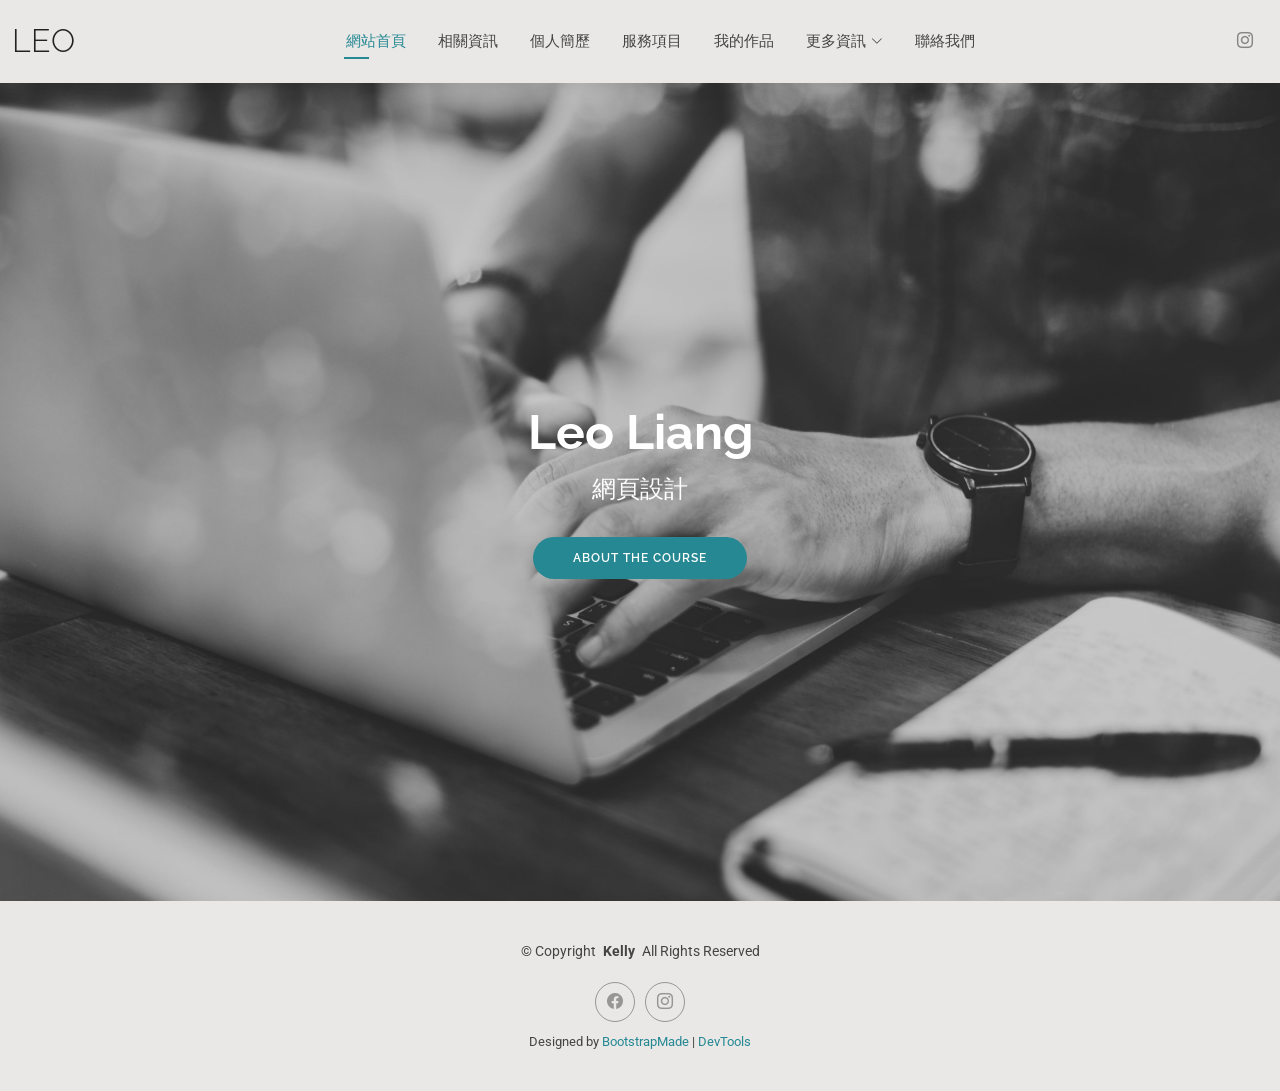
<file: index.html>
<!DOCTYPE html>
<html lang="en">

<head>
  <meta charset="utf-8">
  <meta content="width=device-width, initial-scale=1.0" name="viewport">
  <title>Index - Kelly Bootstrap Template</title>
  <meta name="description" content="">
  <meta name="keywords" content="">

  <!-- Favicons -->
  <link href="assets/img/favicon.png" rel="icon">
  <link href="assets/img/apple-touch-icon.png" rel="apple-touch-icon">

  <!-- Fonts -->
  <link href="https://fonts.googleapis.com" rel="preconnect">
  <link href="https://fonts.gstatic.com" rel="preconnect" crossorigin>
  <link href="https://fonts.googleapis.com/css2?family=Roboto:ital,wght@0,100;0,300;0,400;0,500;0,700;0,900;1,100;1,300;1,400;1,500;1,700;1,900&family=Poppins:ital,wght@0,100;0,200;0,300;0,400;0,500;0,600;0,700;0,800;0,900;1,100;1,200;1,300;1,400;1,500;1,600;1,700;1,800;1,900&family=Raleway:ital,wght@0,100;0,200;0,300;0,400;0,500;0,600;0,700;0,800;0,900;1,100;1,200;1,300;1,400;1,500;1,600;1,700;1,800;1,900&display=swap" rel="stylesheet">

  <!-- Vendor CSS Files -->
  <link href="assets/vendor/bootstrap/css/bootstrap.min.css" rel="stylesheet">
  <link href="assets/vendor/bootstrap-icons/bootstrap-icons.css" rel="stylesheet">
  <link href="assets/vendor/aos/aos.css" rel="stylesheet">
  <link href="assets/vendor/swiper/swiper-bundle.min.css" rel="stylesheet">
  <link href="assets/vendor/glightbox/css/glightbox.min.css" rel="stylesheet">

  <!-- Main CSS File -->
  <link href="assets/css/main.css" rel="stylesheet">

  <!-- =======================================================
  * Template Name: Kelly
  * Template URL: https://bootstrapmade.com/kelly-free-bootstrap-cv-resume-html-template/
  * Updated: Aug 07 2024 with Bootstrap v5.3.3
  * Author: BootstrapMade.com
  * License: https://bootstrapmade.com/license/
  ======================================================== -->
</head>

<body class="index-page">

 <header id="header" class="header d-flex align-items-center light-background sticky-top">
    <div class="container-fluid position-relative d-flex align-items-center justify-content-between">

      <a href="index.html" class="logo d-flex align-items-center me-auto me-xl-0">
        <!-- Uncomment the line below if you also wish to use an image logo -->
        <!-- <img src="assets/img/logo.png" alt=""> -->
        <h1 class="sitename">Leo</h1>
      </a>

      <nav id="navmenu" class="navmenu">
        <ul>
          <li><a href="index.html" class="active">網站首頁</a></li>
          <li><a href="about.html">相關資訊</a></li>
          <li><a href="resume.html">個人簡歷</a></li>
          <li><a href="services.html">服務項目</a></li>
          <li><a href="portfolio.html">我的作品</a></li>
          <li class="dropdown"><a href="#"><span>更多資訊</span> <i class="bi bi-chevron-down toggle-dropdown"></i></a>
            <ul>
              <li><a href="#">網頁設計</a></li>
              <!-- <li class="dropdown"><a href="#"><span>Deep Dropdown</span> <i class="bi bi-chevron-down toggle-dropdown"></i></a>
                <ul>
                  <li><a href="#">Deep Dropdown 1</a></li>
                  <li><a href="#">Deep Dropdown 2</a></li>
                  <li><a href="#">Deep Dropdown 3</a></li>
                  <li><a href="#">Deep Dropdown 4</a></li>
                  <li><a href="#">Deep Dropdown 5</a></li>
                </ul> -->
              </li>
              <li><a href="#">美術設計</a></li>
              <li><a href="#">平面設計</a></li>
              <li><a href="#">包裝設計</a></li>
            </ul>
          </li>
          <li><a href="contact.html">聯絡我們</a></li>
        </ul>
        <i class="mobile-nav-toggle d-xl-none bi bi-list"></i>
      </nav>

      <div class="header-social-links">
        <!-- <a href="#" class="twitter"><i class="bi bi-twitter-x"></i></a> -->
        <!-- <a href="#" class="facebook"><i class="bi bi-facebook"></i></a> -->
        <a href="https://www.instagram.com/leo.liang.8_8?igsh=Mm80Mzd2dGR2NGdo" class="instagram" target="_blank "><i class="bi bi-instagram"></i></a>
        <!-- <a href="#" class="linkedin"><i class="bi bi-linkedin"></i></a> -->
      </div>

    </div>
  </header>
  <main class="main">

    <!-- Hero Section -->
    <section id="hero" class="hero section">

      <img src="assets/img/hero-bg.jpg" alt="" data-aos="fade-in">

      <div class="container text-center" data-aos="zoom-out" data-aos-delay="100">
        <div class="row justify-content-center">
          <div class="col-lg-8">
            <h2><font style="color:  #ffffff"> Leo Liang</font></h2>
            <p><font style="color:  #ffffff">網頁設計</font></p>
            <a href="about.html" class="btn-get-started">About the course</a>
          </div>
        </div>
      </div>

    </section><!-- /Hero Section -->

  </main>

     <footer id="footer" class="footer light-background">

    <div class="container">
      <div class="copyright text-center ">
        <p>© <span>Copyright</span> <strong class="px-1 sitename">Kelly</strong> <span>All Rights Reserved<br></span></p>
      </div>
      <div class="social-links d-flex justify-content-center">
        <!-- <a href=""><i class="bi bi-twitter-x"></i></a> -->
        <a href=""><i class="bi bi-facebook"></i></a>
        <a href=""><i class="bi bi-instagram"></i></a>
        <!-- <a href=""><i class="bi bi-linkedin"></i></a> -->
      </div>
      <div class="credits">
        <!-- All the links in the footer should remain intact. -->
        <!-- You can delete the links only if you've purchased the pro version. -->
        <!-- Licensing information: https://bootstrapmade.com/license/ -->
        <!-- Purchase the pro version with working PHP/AJAX contact form: [buy-url] -->
        Designed by <a href="https://bootstrapmade.com/">BootstrapMade</a> | <a href="https://bootstrapmade.com/tools/">DevTools</a>
      </div>
    </div>

  </footer>




  <!-- Scroll Top -->
  <a href="#" id="scroll-top" class="scroll-top d-flex align-items-center justify-content-center"><i class="bi bi-arrow-up-short"></i></a>

  <!-- Preloader -->
  <div id="preloader"></div>

  <!-- Vendor JS Files -->
  <script src="assets/vendor/bootstrap/js/bootstrap.bundle.min.js"></script>
  <script src="assets/vendor/php-email-form/validate.js"></script>
  <script src="assets/vendor/aos/aos.js"></script>
  <script src="assets/vendor/waypoints/noframework.waypoints.js"></script>
  <script src="assets/vendor/purecounter/purecounter_vanilla.js"></script>
  <script src="assets/vendor/swiper/swiper-bundle.min.js"></script>
  <script src="assets/vendor/glightbox/js/glightbox.min.js"></script>
  <script src="assets/vendor/imagesloaded/imagesloaded.pkgd.min.js"></script>
  <script src="assets/vendor/isotope-layout/isotope.pkgd.min.js"></script>

  <!-- Main JS File -->
  <script src="assets/js/main.js"></script>

</body>

</html>
</file>
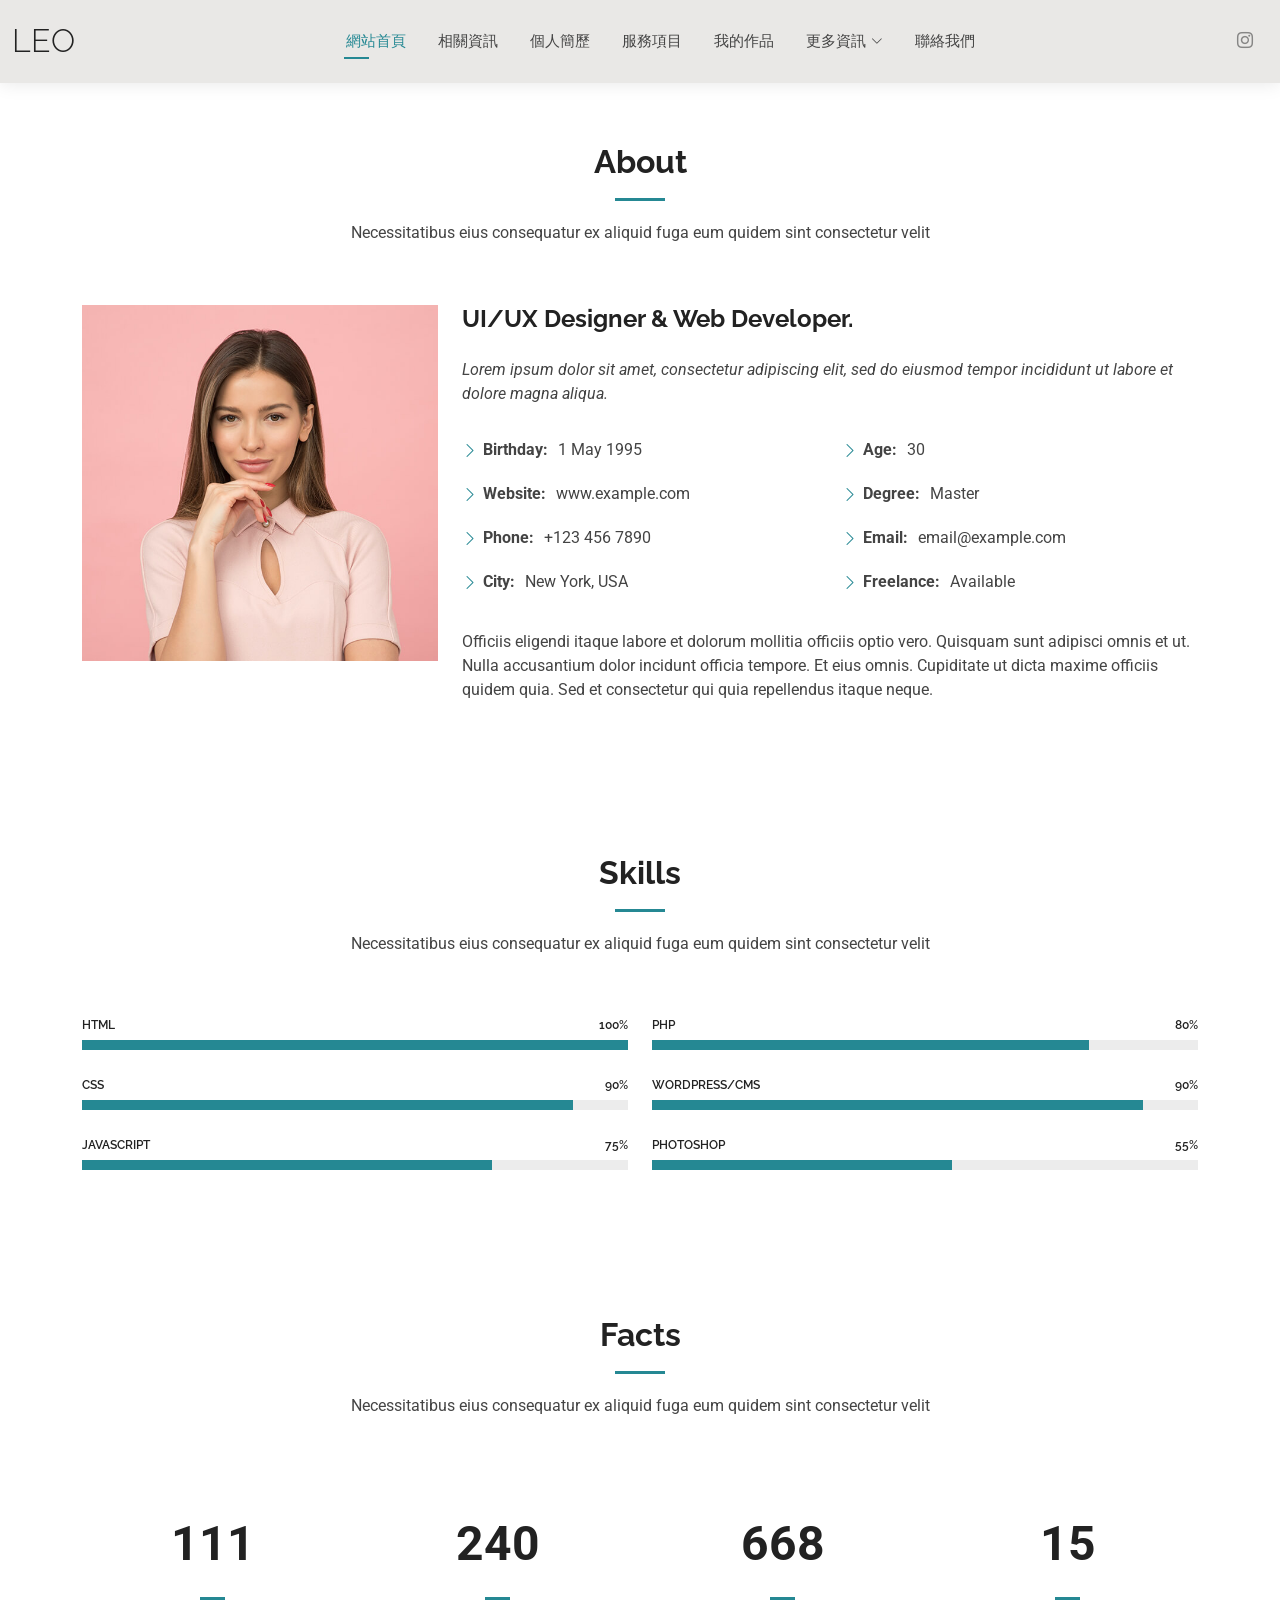
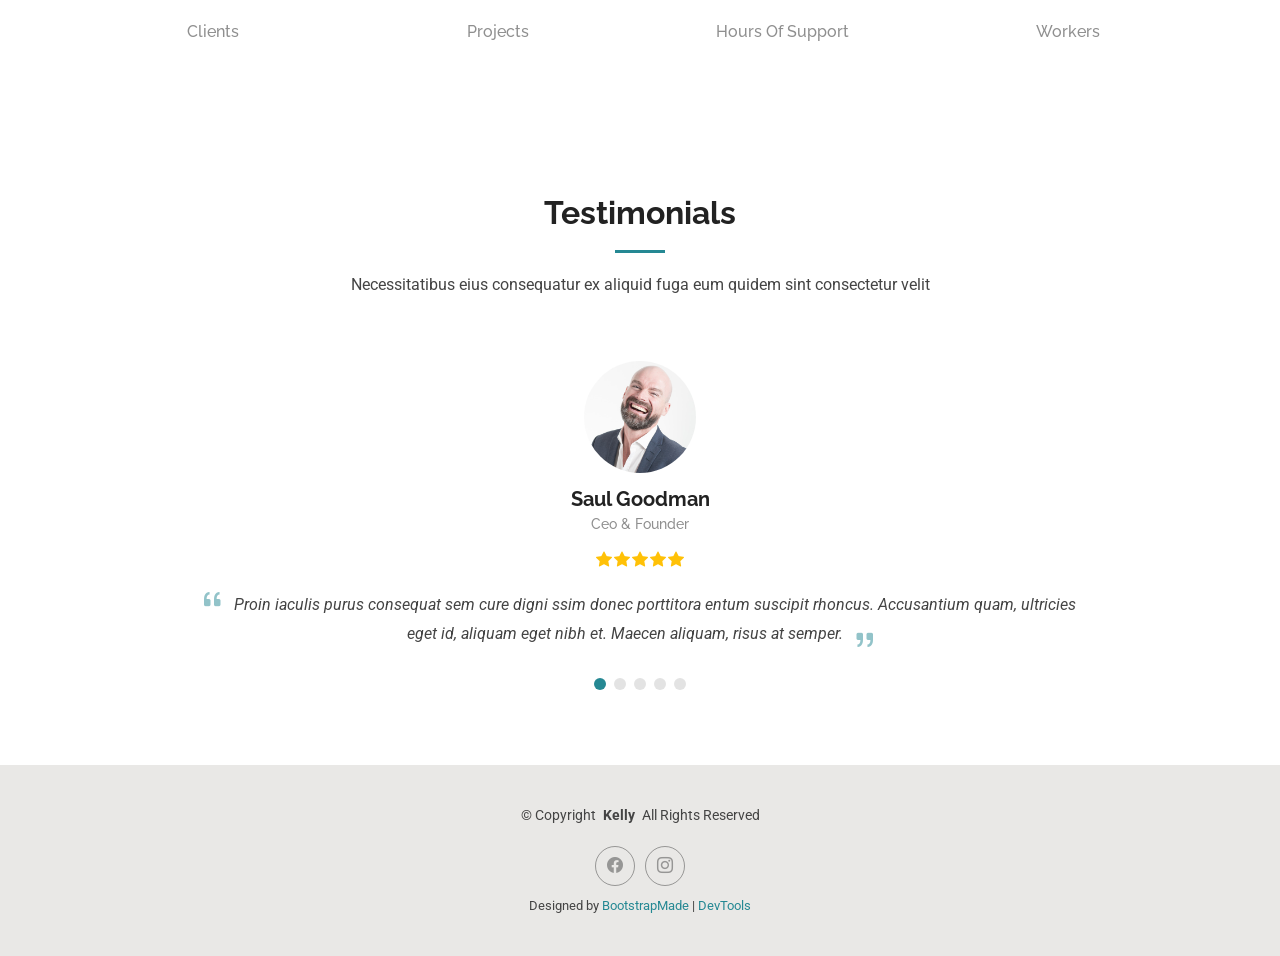
<file: about.html>
<!DOCTYPE html>
<html lang="en">

<head>
  <meta charset="utf-8">
  <meta content="width=device-width, initial-scale=1.0" name="viewport">
  <title>About - Kelly Bootstrap Template</title>
  <meta name="description" content="">
  <meta name="keywords" content="">

  <!-- Favicons -->
  <link href="assets/img/favicon.png" rel="icon">
  <link href="assets/img/apple-touch-icon.png" rel="apple-touch-icon">

  <!-- Fonts -->
  <link href="https://fonts.googleapis.com" rel="preconnect">
  <link href="https://fonts.gstatic.com" rel="preconnect" crossorigin>
  <link href="https://fonts.googleapis.com/css2?family=Roboto:ital,wght@0,100;0,300;0,400;0,500;0,700;0,900;1,100;1,300;1,400;1,500;1,700;1,900&family=Poppins:ital,wght@0,100;0,200;0,300;0,400;0,500;0,600;0,700;0,800;0,900;1,100;1,200;1,300;1,400;1,500;1,600;1,700;1,800;1,900&family=Raleway:ital,wght@0,100;0,200;0,300;0,400;0,500;0,600;0,700;0,800;0,900;1,100;1,200;1,300;1,400;1,500;1,600;1,700;1,800;1,900&display=swap" rel="stylesheet">

  <!-- Vendor CSS Files -->
  <link href="assets/vendor/bootstrap/css/bootstrap.min.css" rel="stylesheet">
  <link href="assets/vendor/bootstrap-icons/bootstrap-icons.css" rel="stylesheet">
  <link href="assets/vendor/aos/aos.css" rel="stylesheet">
  <link href="assets/vendor/swiper/swiper-bundle.min.css" rel="stylesheet">
  <link href="assets/vendor/glightbox/css/glightbox.min.css" rel="stylesheet">

  <!-- Main CSS File -->
  <link href="assets/css/main.css" rel="stylesheet">

  <!-- =======================================================
  * Template Name: Kelly
  * Template URL: https://bootstrapmade.com/kelly-free-bootstrap-cv-resume-html-template/
  * Updated: Aug 07 2024 with Bootstrap v5.3.3
  * Author: BootstrapMade.com
  * License: https://bootstrapmade.com/license/
  ======================================================== -->
</head>

<body class="about-page">

 <header id="header" class="header d-flex align-items-center light-background sticky-top">
    <div class="container-fluid position-relative d-flex align-items-center justify-content-between">

      <a href="index.html" class="logo d-flex align-items-center me-auto me-xl-0">
        <!-- Uncomment the line below if you also wish to use an image logo -->
        <!-- <img src="assets/img/logo.png" alt=""> -->
          <h1 class="sitename">Leo</h1>
      </a>

      <nav id="navmenu" class="navmenu">
        <ul>
          <li><a href="index.html" class="active">網站首頁</a></li>
          <li><a href="about.html">相關資訊</a></li>
          <li><a href="resume.html">個人簡歷</a></li>
          <li><a href="services.html">服務項目</a></li>
          <li><a href="portfolio.html">我的作品</a></li>
          <li class="dropdown"><a href="#"><span>更多資訊</span> <i class="bi bi-chevron-down toggle-dropdown"></i></a>
            <ul>
              <li><a href="#">網頁設計</a></li>
              <!-- <li class="dropdown"><a href="#"><span>Deep Dropdown</span> <i class="bi bi-chevron-down toggle-dropdown"></i></a>
                <ul>
                  <li><a href="#">Deep Dropdown 1</a></li>
                  <li><a href="#">Deep Dropdown 2</a></li>
                  <li><a href="#">Deep Dropdown 3</a></li>
                  <li><a href="#">Deep Dropdown 4</a></li>
                  <li><a href="#">Deep Dropdown 5</a></li>
                </ul> -->
              </li>
              <li><a href="#">美術設計</a></li>
              <li><a href="#">平面設計</a></li>
              <li><a href="#">包裝設計</a></li>
            </ul>
          </li>
          <li><a href="contact.html">聯絡我們</a></li>
        </ul>
        <i class="mobile-nav-toggle d-xl-none bi bi-list"></i>
      </nav>

      <div class="header-social-links">
        <!-- <a href="#" class="twitter"><i class="bi bi-twitter-x"></i></a> -->
        <!-- <a href="#" class="facebook"><i class="bi bi-facebook"></i></a> -->
        <a href="https://www.instagram.com/leo.liang.8_8?igsh=Mm80Mzd2dGR2NGdo" class="instagram" target="_blank "><i class="bi bi-instagram"></i></a>
        <!-- <a href="#" class="linkedin"><i class="bi bi-linkedin"></i></a> -->
      </div>

    </div>
  </header>

  <main class="main">

    <!-- About Section -->
    <section id="about" class="about section">

      <!-- Section Title -->
      <div class="container section-title" data-aos="fade-up">
        <h2>About</h2>
        <p>Necessitatibus eius consequatur ex aliquid fuga eum quidem sint consectetur velit</p>
      </div><!-- End Section Title -->

      <div class="container" data-aos="fade-up" data-aos-delay="100">

        <div class="row gy-4 justify-content-center">
          <div class="col-lg-4">
            <img src="assets/img/profile-img.jpg" class="img-fluid" alt="">
          </div>
          <div class="col-lg-8 content">
            <h2>UI/UX Designer &amp; Web Developer.</h2>
            <p class="fst-italic py-3">
              Lorem ipsum dolor sit amet, consectetur adipiscing elit, sed do eiusmod tempor incididunt ut labore et dolore
              magna aliqua.
            </p>
            <div class="row">
              <div class="col-lg-6">
                <ul>
                  <li><i class="bi bi-chevron-right"></i> <strong>Birthday:</strong> <span>1 May 1995</span></li>
                  <li><i class="bi bi-chevron-right"></i> <strong>Website:</strong> <span>www.example.com</span></li>
                  <li><i class="bi bi-chevron-right"></i> <strong>Phone:</strong> <span>+123 456 7890</span></li>
                  <li><i class="bi bi-chevron-right"></i> <strong>City:</strong> <span>New York, USA</span></li>
                </ul>
              </div>
              <div class="col-lg-6">
                <ul>
                  <li><i class="bi bi-chevron-right"></i> <strong>Age:</strong> <span>30</span></li>
                  <li><i class="bi bi-chevron-right"></i> <strong>Degree:</strong> <span>Master</span></li>
                  <li><i class="bi bi-chevron-right"></i> <strong>Email:</strong> <span>email@example.com</span></li>
                  <li><i class="bi bi-chevron-right"></i> <strong>Freelance:</strong> <span>Available</span></li>
                </ul>
              </div>
            </div>
            <p class="py-3">
              Officiis eligendi itaque labore et dolorum mollitia officiis optio vero. Quisquam sunt adipisci omnis et ut. Nulla accusantium dolor incidunt officia tempore. Et eius omnis.
              Cupiditate ut dicta maxime officiis quidem quia. Sed et consectetur qui quia repellendus itaque neque.
            </p>
          </div>
        </div>

      </div>

    </section><!-- /About Section -->

    <!-- Skills Section -->
    <section id="skills" class="skills section">

      <!-- Section Title -->
      <div class="container section-title" data-aos="fade-up">
        <h2>Skills</h2>
        <p>Necessitatibus eius consequatur ex aliquid fuga eum quidem sint consectetur velit</p>
      </div><!-- End Section Title -->

      <div class="container" data-aos="fade-up" data-aos-delay="100">

        <div class="row skills-content skills-animation">

          <div class="col-lg-6">

            <div class="progress">
              <span class="skill"><span>HTML</span> <i class="val">100%</i></span>
              <div class="progress-bar-wrap">
                <div class="progress-bar" role="progressbar" aria-valuenow="100" aria-valuemin="0" aria-valuemax="100"></div>
              </div>
            </div><!-- End Skills Item -->

            <div class="progress">
              <span class="skill"><span>CSS</span> <i class="val">90%</i></span>
              <div class="progress-bar-wrap">
                <div class="progress-bar" role="progressbar" aria-valuenow="90" aria-valuemin="0" aria-valuemax="100"></div>
              </div>
            </div><!-- End Skills Item -->

            <div class="progress">
              <span class="skill"><span>JavaScript</span> <i class="val">75%</i></span>
              <div class="progress-bar-wrap">
                <div class="progress-bar" role="progressbar" aria-valuenow="75" aria-valuemin="0" aria-valuemax="100"></div>
              </div>
            </div><!-- End Skills Item -->

          </div>

          <div class="col-lg-6">

            <div class="progress">
              <span class="skill"><span>PHP</span> <i class="val">80%</i></span>
              <div class="progress-bar-wrap">
                <div class="progress-bar" role="progressbar" aria-valuenow="80" aria-valuemin="0" aria-valuemax="100"></div>
              </div>
            </div><!-- End Skills Item -->

            <div class="progress">
              <span class="skill"><span>WordPress/CMS</span> <i class="val">90%</i></span>
              <div class="progress-bar-wrap">
                <div class="progress-bar" role="progressbar" aria-valuenow="90" aria-valuemin="0" aria-valuemax="100"></div>
              </div>
            </div><!-- End Skills Item -->

            <div class="progress">
              <span class="skill"><span>Photoshop</span> <i class="val">55%</i></span>
              <div class="progress-bar-wrap">
                <div class="progress-bar" role="progressbar" aria-valuenow="55" aria-valuemin="0" aria-valuemax="100"></div>
              </div>
            </div><!-- End Skills Item -->

          </div>

        </div>

      </div>

    </section><!-- /Skills Section -->

    <!-- Stats Section -->
    <section id="stats" class="stats section">

      <!-- Section Title -->
      <div class="container section-title" data-aos="fade-up">
        <h2>Facts</h2>
        <p>Necessitatibus eius consequatur ex aliquid fuga eum quidem sint consectetur velit</p>
      </div><!-- End Section Title -->

      <div class="container" data-aos="fade-up" data-aos-delay="100">

        <div class="row gy-4">

          <div class="col-lg-3 col-md-6">
            <div class="stats-item text-center w-100 h-100">
              <span data-purecounter-start="0" data-purecounter-end="232" data-purecounter-duration="1" class="purecounter"></span>
              <p>Clients</p>
            </div>
          </div><!-- End Stats Item -->

          <div class="col-lg-3 col-md-6">
            <div class="stats-item text-center w-100 h-100">
              <span data-purecounter-start="0" data-purecounter-end="521" data-purecounter-duration="1" class="purecounter"></span>
              <p>Projects</p>
            </div>
          </div><!-- End Stats Item -->

          <div class="col-lg-3 col-md-6">
            <div class="stats-item text-center w-100 h-100">
              <span data-purecounter-start="0" data-purecounter-end="1453" data-purecounter-duration="1" class="purecounter"></span>
              <p>Hours Of Support</p>
            </div>
          </div><!-- End Stats Item -->

          <div class="col-lg-3 col-md-6">
            <div class="stats-item text-center w-100 h-100">
              <span data-purecounter-start="0" data-purecounter-end="32" data-purecounter-duration="1" class="purecounter"></span>
              <p>Workers</p>
            </div>
          </div><!-- End Stats Item -->

        </div>

      </div>

    </section><!-- /Stats Section -->

    <!-- Testimonials Section -->
    <section id="testimonials" class="testimonials section">

      <!-- Section Title -->
      <div class="container section-title" data-aos="fade-up">
        <h2>Testimonials</h2>
        <p>Necessitatibus eius consequatur ex aliquid fuga eum quidem sint consectetur velit</p>
      </div><!-- End Section Title -->

      <div class="container" data-aos="fade-up" data-aos-delay="100">

        <div class="swiper init-swiper">
          <script type="application/json" class="swiper-config">
            {
              "loop": true,
              "speed": 600,
              "autoplay": {
                "delay": 5000
              },
              "slidesPerView": "auto",
              "pagination": {
                "el": ".swiper-pagination",
                "type": "bullets",
                "clickable": true
              }
            }
          </script>
          <div class="swiper-wrapper">

            <div class="swiper-slide">
              <div class="testimonial-item">
                <img src="assets/img/testimonials/testimonials-1.jpg" class="testimonial-img" alt="">
                <h3>Saul Goodman</h3>
                <h4>Ceo &amp; Founder</h4>
                <div class="stars">
                  <i class="bi bi-star-fill"></i><i class="bi bi-star-fill"></i><i class="bi bi-star-fill"></i><i class="bi bi-star-fill"></i><i class="bi bi-star-fill"></i>
                </div>
                <p>
                  <i class="bi bi-quote quote-icon-left"></i>
                  <span>Proin iaculis purus consequat sem cure digni ssim donec porttitora entum suscipit rhoncus. Accusantium quam, ultricies eget id, aliquam eget nibh et. Maecen aliquam, risus at semper.</span>
                  <i class="bi bi-quote quote-icon-right"></i>
                </p>
              </div>
            </div><!-- End testimonial item -->

            <div class="swiper-slide">
              <div class="testimonial-item">
                <img src="assets/img/testimonials/testimonials-2.jpg" class="testimonial-img" alt="">
                <h3>Sara Wilsson</h3>
                <h4>Designer</h4>
                <div class="stars">
                  <i class="bi bi-star-fill"></i><i class="bi bi-star-fill"></i><i class="bi bi-star-fill"></i><i class="bi bi-star-fill"></i><i class="bi bi-star-fill"></i>
                </div>
                <p>
                  <i class="bi bi-quote quote-icon-left"></i>
                  <span>Export tempor illum tamen malis malis eram quae irure esse labore quem cillum quid cillum eram malis quorum velit fore eram velit sunt aliqua noster fugiat irure amet legam anim culpa.</span>
                  <i class="bi bi-quote quote-icon-right"></i>
                </p>
              </div>
            </div><!-- End testimonial item -->

            <div class="swiper-slide">
              <div class="testimonial-item">
                <img src="assets/img/testimonials/testimonials-3.jpg" class="testimonial-img" alt="">
                <h3>Jena Karlis</h3>
                <h4>Store Owner</h4>
                <div class="stars">
                  <i class="bi bi-star-fill"></i><i class="bi bi-star-fill"></i><i class="bi bi-star-fill"></i><i class="bi bi-star-fill"></i><i class="bi bi-star-fill"></i>
                </div>
                <p>
                  <i class="bi bi-quote quote-icon-left"></i>
                  <span>Enim nisi quem export duis labore cillum quae magna enim sint quorum nulla quem veniam duis minim tempor labore quem eram duis noster aute amet eram fore quis sint minim.</span>
                  <i class="bi bi-quote quote-icon-right"></i>
                </p>
              </div>
            </div><!-- End testimonial item -->

            <div class="swiper-slide">
              <div class="testimonial-item">
                <img src="assets/img/testimonials/testimonials-4.jpg" class="testimonial-img" alt="">
                <h3>Matt Brandon</h3>
                <h4>Freelancer</h4>
                <div class="stars">
                  <i class="bi bi-star-fill"></i><i class="bi bi-star-fill"></i><i class="bi bi-star-fill"></i><i class="bi bi-star-fill"></i><i class="bi bi-star-fill"></i>
                </div>
                <p>
                  <i class="bi bi-quote quote-icon-left"></i>
                  <span>Fugiat enim eram quae cillum dolore dolor amet nulla culpa multos export minim fugiat minim velit minim dolor enim duis veniam ipsum anim magna sunt elit fore quem dolore labore illum veniam.</span>
                  <i class="bi bi-quote quote-icon-right"></i>
                </p>
              </div>
            </div><!-- End testimonial item -->

            <div class="swiper-slide">
              <div class="testimonial-item">
                <img src="assets/img/testimonials/testimonials-5.jpg" class="testimonial-img" alt="">
                <h3>John Larson</h3>
                <h4>Entrepreneur</h4>
                <div class="stars">
                  <i class="bi bi-star-fill"></i><i class="bi bi-star-fill"></i><i class="bi bi-star-fill"></i><i class="bi bi-star-fill"></i><i class="bi bi-star-fill"></i>
                </div>
                <p>
                  <i class="bi bi-quote quote-icon-left"></i>
                  <span>Quis quorum aliqua sint quem legam fore sunt eram irure aliqua veniam tempor noster veniam enim culpa labore duis sunt culpa nulla illum cillum fugiat legam esse veniam culpa fore nisi cillum quid.</span>
                  <i class="bi bi-quote quote-icon-right"></i>
                </p>
              </div>
            </div><!-- End testimonial item -->

          </div>
          <div class="swiper-pagination"></div>
        </div>

      </div>

    </section><!-- /Testimonials Section -->

  </main>

      <footer id="footer" class="footer light-background">

    <div class="container">
      <div class="copyright text-center ">
        <p>© <span>Copyright</span> <strong class="px-1 sitename">Kelly</strong> <span>All Rights Reserved<br></span></p>
      </div>
      <div class="social-links d-flex justify-content-center">
        <!-- <a href=""><i class="bi bi-twitter-x"></i></a> -->
        <a href=""><i class="bi bi-facebook"></i></a>
        <a href=""><i class="bi bi-instagram"></i></a>
        <!-- <a href=""><i class="bi bi-linkedin"></i></a> -->
      </div>
      <div class="credits">
        <!-- All the links in the footer should remain intact. -->
        <!-- You can delete the links only if you've purchased the pro version. -->
        <!-- Licensing information: https://bootstrapmade.com/license/ -->
        <!-- Purchase the pro version with working PHP/AJAX contact form: [buy-url] -->
        Designed by <a href="https://bootstrapmade.com/">BootstrapMade</a> | <a href="https://bootstrapmade.com/tools/">DevTools</a>
      </div>
    </div>

  </footer>





  <!-- Scroll Top -->
  <a href="#" id="scroll-top" class="scroll-top d-flex align-items-center justify-content-center"><i class="bi bi-arrow-up-short"></i></a>

  <!-- Preloader -->
  <div id="preloader"></div>

  <!-- Vendor JS Files -->
  <script src="assets/vendor/bootstrap/js/bootstrap.bundle.min.js"></script>
  <script src="assets/vendor/php-email-form/validate.js"></script>
  <script src="assets/vendor/aos/aos.js"></script>
  <script src="assets/vendor/waypoints/noframework.waypoints.js"></script>
  <script src="assets/vendor/purecounter/purecounter_vanilla.js"></script>
  <script src="assets/vendor/swiper/swiper-bundle.min.js"></script>
  <script src="assets/vendor/glightbox/js/glightbox.min.js"></script>
  <script src="assets/vendor/imagesloaded/imagesloaded.pkgd.min.js"></script>
  <script src="assets/vendor/isotope-layout/isotope.pkgd.min.js"></script>

  <!-- Main JS File -->
  <script src="assets/js/main.js"></script>

</body>

</html>
</file>
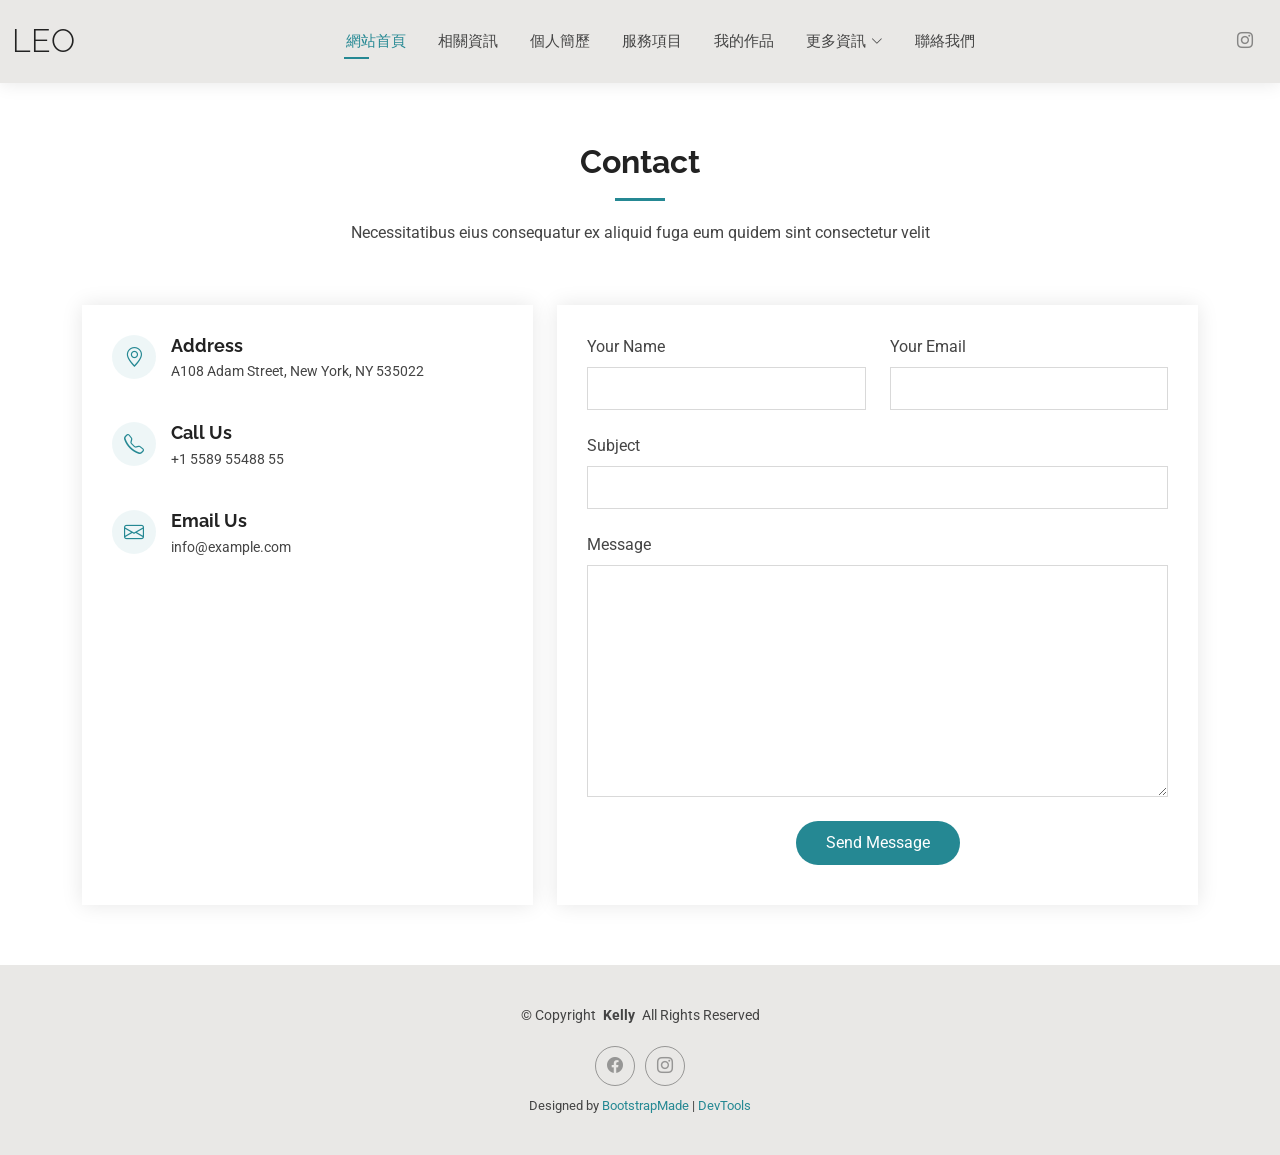
<file: contact.html>
<!DOCTYPE html>
<html lang="en">

<head>
  <meta charset="utf-8">
  <meta content="width=device-width, initial-scale=1.0" name="viewport">
  <title>Contact - Kelly Bootstrap Template</title>
  <meta name="description" content="">
  <meta name="keywords" content="">

  <!-- Favicons -->
  <link href="assets/img/favicon.png" rel="icon">
  <link href="assets/img/apple-touch-icon.png" rel="apple-touch-icon">

  <!-- Fonts -->
  <link href="https://fonts.googleapis.com" rel="preconnect">
  <link href="https://fonts.gstatic.com" rel="preconnect" crossorigin>
  <link href="https://fonts.googleapis.com/css2?family=Roboto:ital,wght@0,100;0,300;0,400;0,500;0,700;0,900;1,100;1,300;1,400;1,500;1,700;1,900&family=Poppins:ital,wght@0,100;0,200;0,300;0,400;0,500;0,600;0,700;0,800;0,900;1,100;1,200;1,300;1,400;1,500;1,600;1,700;1,800;1,900&family=Raleway:ital,wght@0,100;0,200;0,300;0,400;0,500;0,600;0,700;0,800;0,900;1,100;1,200;1,300;1,400;1,500;1,600;1,700;1,800;1,900&display=swap" rel="stylesheet">

  <!-- Vendor CSS Files -->
  <link href="assets/vendor/bootstrap/css/bootstrap.min.css" rel="stylesheet">
  <link href="assets/vendor/bootstrap-icons/bootstrap-icons.css" rel="stylesheet">
  <link href="assets/vendor/aos/aos.css" rel="stylesheet">
  <link href="assets/vendor/swiper/swiper-bundle.min.css" rel="stylesheet">
  <link href="assets/vendor/glightbox/css/glightbox.min.css" rel="stylesheet">

  <!-- Main CSS File -->
  <link href="assets/css/main.css" rel="stylesheet">

  <!-- =======================================================
  * Template Name: Kelly
  * Template URL: https://bootstrapmade.com/kelly-free-bootstrap-cv-resume-html-template/
  * Updated: Aug 07 2024 with Bootstrap v5.3.3
  * Author: BootstrapMade.com
  * License: https://bootstrapmade.com/license/
  ======================================================== -->
</head>

<body class="contact-page">

 <header id="header" class="header d-flex align-items-center light-background sticky-top">
    <div class="container-fluid position-relative d-flex align-items-center justify-content-between">

      <a href="index.html" class="logo d-flex align-items-center me-auto me-xl-0">
        <!-- Uncomment the line below if you also wish to use an image logo -->
        <!-- <img src="assets/img/logo.png" alt=""> -->
          <h1 class="sitename">Leo</h1>
      </a>

      <nav id="navmenu" class="navmenu">
        <ul>
          <li><a href="index.html" class="active">網站首頁</a></li>
          <li><a href="about.html">相關資訊</a></li>
          <li><a href="resume.html">個人簡歷</a></li>
          <li><a href="services.html">服務項目</a></li>
          <li><a href="portfolio.html">我的作品</a></li>
          <li class="dropdown"><a href="#"><span>更多資訊</span> <i class="bi bi-chevron-down toggle-dropdown"></i></a>
            <ul>
              <li><a href="#">網頁設計</a></li>
              <!-- <li class="dropdown"><a href="#"><span>Deep Dropdown</span> <i class="bi bi-chevron-down toggle-dropdown"></i></a>
                <ul>
                  <li><a href="#">Deep Dropdown 1</a></li>
                  <li><a href="#">Deep Dropdown 2</a></li>
                  <li><a href="#">Deep Dropdown 3</a></li>
                  <li><a href="#">Deep Dropdown 4</a></li>
                  <li><a href="#">Deep Dropdown 5</a></li>
                </ul> -->
              </li>
              <li><a href="#">美術設計</a></li>
              <li><a href="#">平面設計</a></li>
              <li><a href="#">包裝設計</a></li>
            </ul>
          </li>
          <li><a href="contact.html">聯絡我們</a></li>
        </ul>
        <i class="mobile-nav-toggle d-xl-none bi bi-list"></i>
      </nav>

      <div class="header-social-links">
        <!-- <a href="#" class="twitter"><i class="bi bi-twitter-x"></i></a> -->
        <!-- <a href="#" class="facebook"><i class="bi bi-facebook"></i></a> -->
        <a href="https://www.instagram.com/leo.liang.8_8?igsh=Mm80Mzd2dGR2NGdo" class="instagram" target="_blank "><i class="bi bi-instagram"></i></a>
        <!-- <a href="#" class="linkedin"><i class="bi bi-linkedin"></i></a> -->
      </div>

    </div>
  </header>
  <main class="main">

    <!-- Contact Section -->
    <section id="contact" class="contact section">

      <!-- Section Title -->
      <div class="container section-title" data-aos="fade-up">
        <h2>Contact</h2>
        <p>Necessitatibus eius consequatur ex aliquid fuga eum quidem sint consectetur velit</p>
      </div><!-- End Section Title -->

      <div class="container" data-aos="fade-up" data-aos-delay="100">

        <div class="row gy-4">

          <div class="col-lg-5">

            <div class="info-wrap">
              <div class="info-item d-flex" data-aos="fade-up" data-aos-delay="200">
                <i class="bi bi-geo-alt flex-shrink-0"></i>
                <div>
                  <h3>Address</h3>
                  <p>A108 Adam Street, New York, NY 535022</p>
                </div>
              </div><!-- End Info Item -->

              <div class="info-item d-flex" data-aos="fade-up" data-aos-delay="300">
                <i class="bi bi-telephone flex-shrink-0"></i>
                <div>
                  <h3>Call Us</h3>
                  <p>+1 5589 55488 55</p>
                </div>
              </div><!-- End Info Item -->

              <div class="info-item d-flex" data-aos="fade-up" data-aos-delay="400">
                <i class="bi bi-envelope flex-shrink-0"></i>
                <div>
                  <h3>Email Us</h3>
                  <p>info@example.com</p>
                </div>
              </div><!-- End Info Item -->

              <iframe src="https://www.google.com/maps/embed?pb=!1m14!1m8!1m3!1d48389.78314118045!2d-74.006138!3d40.710059!3m2!1i1024!2i768!4f13.1!3m3!1m2!1s0x89c25a22a3bda30d%3A0xb89d1fe6bc499443!2sDowntown%20Conference%20Center!5e0!3m2!1sen!2sus!4v1676961268712!5m2!1sen!2sus" frameborder="0" style="border:0; width: 100%; height: 270px;" allowfullscreen="" loading="lazy" referrerpolicy="no-referrer-when-downgrade"></iframe>
            </div>
          </div>

          <div class="col-lg-7">
            <form action="forms/contact.php" method="post" class="php-email-form" data-aos="fade-up" data-aos-delay="200">
              <div class="row gy-4">

                <div class="col-md-6">
                  <label for="name-field" class="pb-2">Your Name</label>
                  <input type="text" name="name" id="name-field" class="form-control" required="">
                </div>

                <div class="col-md-6">
                  <label for="email-field" class="pb-2">Your Email</label>
                  <input type="email" class="form-control" name="email" id="email-field" required="">
                </div>

                <div class="col-md-12">
                  <label for="subject-field" class="pb-2">Subject</label>
                  <input type="text" class="form-control" name="subject" id="subject-field" required="">
                </div>

                <div class="col-md-12">
                  <label for="message-field" class="pb-2">Message</label>
                  <textarea class="form-control" name="message" rows="10" id="message-field" required=""></textarea>
                </div>

                <div class="col-md-12 text-center">
                  <div class="loading">Loading</div>
                  <div class="error-message"></div>
                  <div class="sent-message">Your message has been sent. Thank you!</div>

                  <button type="submit">Send Message</button>
                </div>

              </div>
            </form>
          </div><!-- End Contact Form -->

        </div>

      </div>

    </section><!-- /Contact Section -->

  </main>

      <footer id="footer" class="footer light-background">

    <div class="container">
      <div class="copyright text-center ">
        <p>© <span>Copyright</span> <strong class="px-1 sitename">Kelly</strong> <span>All Rights Reserved<br></span></p>
      </div>
      <div class="social-links d-flex justify-content-center">
        <!-- <a href=""><i class="bi bi-twitter-x"></i></a> -->
        <a href=""><i class="bi bi-facebook"></i></a>
        <a href=""><i class="bi bi-instagram"></i></a>
        <!-- <a href=""><i class="bi bi-linkedin"></i></a> -->
      </div>
      <div class="credits">
        <!-- All the links in the footer should remain intact. -->
        <!-- You can delete the links only if you've purchased the pro version. -->
        <!-- Licensing information: https://bootstrapmade.com/license/ -->
        <!-- Purchase the pro version with working PHP/AJAX contact form: [buy-url] -->
        Designed by <a href="https://bootstrapmade.com/">BootstrapMade</a> | <a href="https://bootstrapmade.com/tools/">DevTools</a>
      </div>
    </div>

  </footer>





  <!-- Scroll Top -->
  <a href="#" id="scroll-top" class="scroll-top d-flex align-items-center justify-content-center"><i class="bi bi-arrow-up-short"></i></a>

  <!-- Preloader -->
  <div id="preloader"></div>

  <!-- Vendor JS Files -->
  <script src="assets/vendor/bootstrap/js/bootstrap.bundle.min.js"></script>
  <script src="assets/vendor/php-email-form/validate.js"></script>
  <script src="assets/vendor/aos/aos.js"></script>
  <script src="assets/vendor/waypoints/noframework.waypoints.js"></script>
  <script src="assets/vendor/purecounter/purecounter_vanilla.js"></script>
  <script src="assets/vendor/swiper/swiper-bundle.min.js"></script>
  <script src="assets/vendor/glightbox/js/glightbox.min.js"></script>
  <script src="assets/vendor/imagesloaded/imagesloaded.pkgd.min.js"></script>
  <script src="assets/vendor/isotope-layout/isotope.pkgd.min.js"></script>

  <!-- Main JS File -->
  <script src="assets/js/main.js"></script>

</body>

</html>
</file>
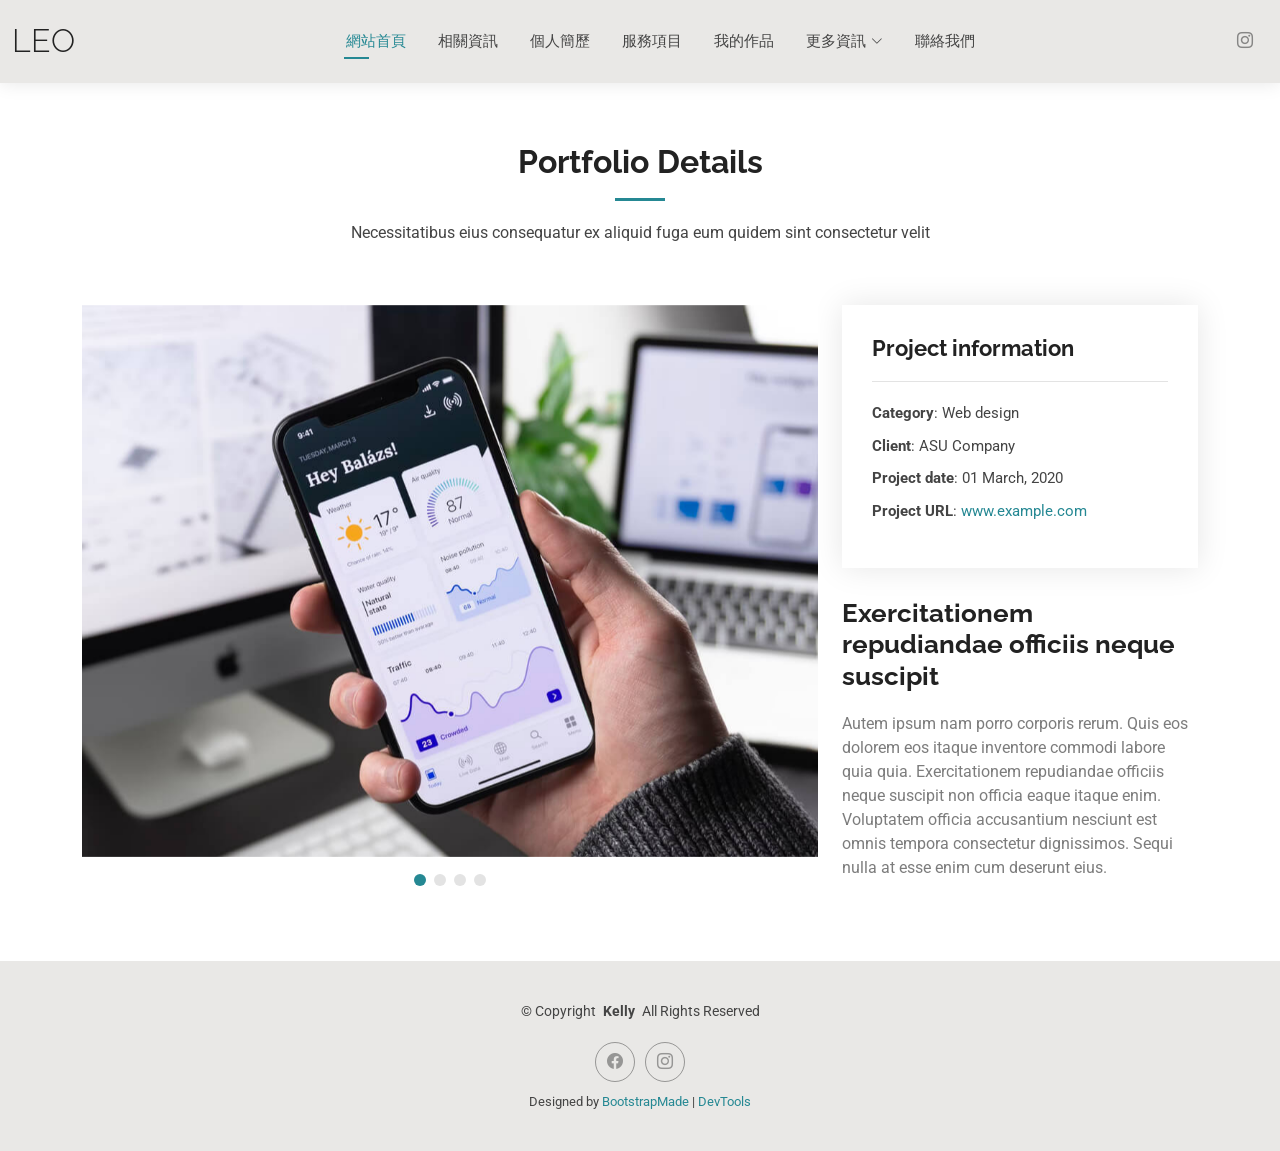
<file: portfolio-details.html>
<!DOCTYPE html>
<html lang="en">

<head>
  <meta charset="utf-8">
  <meta content="width=device-width, initial-scale=1.0" name="viewport">
  <title>Portfolio Details - Kelly Bootstrap Template</title>
  <meta name="description" content="">
  <meta name="keywords" content="">

  <!-- Favicons -->
  <link href="assets/img/favicon.png" rel="icon">
  <link href="assets/img/apple-touch-icon.png" rel="apple-touch-icon">

  <!-- Fonts -->
  <link href="https://fonts.googleapis.com" rel="preconnect">
  <link href="https://fonts.gstatic.com" rel="preconnect" crossorigin>
  <link href="https://fonts.googleapis.com/css2?family=Roboto:ital,wght@0,100;0,300;0,400;0,500;0,700;0,900;1,100;1,300;1,400;1,500;1,700;1,900&family=Poppins:ital,wght@0,100;0,200;0,300;0,400;0,500;0,600;0,700;0,800;0,900;1,100;1,200;1,300;1,400;1,500;1,600;1,700;1,800;1,900&family=Raleway:ital,wght@0,100;0,200;0,300;0,400;0,500;0,600;0,700;0,800;0,900;1,100;1,200;1,300;1,400;1,500;1,600;1,700;1,800;1,900&display=swap" rel="stylesheet">

  <!-- Vendor CSS Files -->
  <link href="assets/vendor/bootstrap/css/bootstrap.min.css" rel="stylesheet">
  <link href="assets/vendor/bootstrap-icons/bootstrap-icons.css" rel="stylesheet">
  <link href="assets/vendor/aos/aos.css" rel="stylesheet">
  <link href="assets/vendor/swiper/swiper-bundle.min.css" rel="stylesheet">
  <link href="assets/vendor/glightbox/css/glightbox.min.css" rel="stylesheet">

  <!-- Main CSS File -->
  <link href="assets/css/main.css" rel="stylesheet">

  <!-- =======================================================
  * Template Name: Kelly
  * Template URL: https://bootstrapmade.com/kelly-free-bootstrap-cv-resume-html-template/
  * Updated: Aug 07 2024 with Bootstrap v5.3.3
  * Author: BootstrapMade.com
  * License: https://bootstrapmade.com/license/
  ======================================================== -->
</head>

<body class="portfolio-details-page">

  <header id="header" class="header d-flex align-items-center light-background sticky-top">
    <div class="container-fluid position-relative d-flex align-items-center justify-content-between">

      <a href="index.html" class="logo d-flex align-items-center me-auto me-xl-0">
        <!-- Uncomment the line below if you also wish to use an image logo -->
        <!-- <img src="assets/img/logo.png" alt=""> -->
          <h1 class="sitename">Leo</h1>
      </a>

      <nav id="navmenu" class="navmenu">
        <ul>
          <li><a href="index.html" class="active">網站首頁</a></li>
          <li><a href="about.html">相關資訊</a></li>
          <li><a href="resume.html">個人簡歷</a></li>
          <li><a href="services.html">服務項目</a></li>
          <li><a href="portfolio.html">我的作品</a></li>
          <li class="dropdown"><a href="#"><span>更多資訊</span> <i class="bi bi-chevron-down toggle-dropdown"></i></a>
            <ul>
              <li><a href="#">網頁設計</a></li>
              <!-- <li class="dropdown"><a href="#"><span>Deep Dropdown</span> <i class="bi bi-chevron-down toggle-dropdown"></i></a>
                <ul>
                  <li><a href="#">Deep Dropdown 1</a></li>
                  <li><a href="#">Deep Dropdown 2</a></li>
                  <li><a href="#">Deep Dropdown 3</a></li>
                  <li><a href="#">Deep Dropdown 4</a></li>
                  <li><a href="#">Deep Dropdown 5</a></li>
                </ul> -->
              </li>
              <li><a href="#">美術設計</a></li>
              <li><a href="#">平面設計</a></li>
              <li><a href="#">包裝設計</a></li>
            </ul>
          </li>
          <li><a href="contact.html">聯絡我們</a></li>
        </ul>
        <i class="mobile-nav-toggle d-xl-none bi bi-list"></i>
      </nav>

      <div class="header-social-links">
        <!-- <a href="#" class="twitter"><i class="bi bi-twitter-x"></i></a> -->
        <!-- <a href="#" class="facebook"><i class="bi bi-facebook"></i></a> -->
        <a href="https://www.instagram.com/leo.liang.8_8?igsh=Mm80Mzd2dGR2NGdo" class="instagram" target="_blank "><i class="bi bi-instagram"></i></a>
        <!-- <a href="#" class="linkedin"><i class="bi bi-linkedin"></i></a> -->
      </div>

    </div>
  </header>
  <main class="main">

    <!-- Portfolio Details Section -->
    <section id="portfolio-details" class="portfolio-details section">

      <!-- Section Title -->
      <div class="container section-title" data-aos="fade-up">
        <h2>Portfolio Details</h2>
        <p>Necessitatibus eius consequatur ex aliquid fuga eum quidem sint consectetur velit</p>
      </div><!-- End Section Title -->

      <div class="container" data-aos="fade-up" data-aos-delay="100">

        <div class="row gy-4">

          <div class="col-lg-8">
            <div class="portfolio-details-slider swiper init-swiper">

              <script type="application/json" class="swiper-config">
                {
                  "loop": true,
                  "speed": 600,
                  "autoplay": {
                    "delay": 5000
                  },
                  "slidesPerView": "auto",
                  "pagination": {
                    "el": ".swiper-pagination",
                    "type": "bullets",
                    "clickable": true
                  }
                }
              </script>

              <div class="swiper-wrapper align-items-center">

                <div class="swiper-slide">
                  <img src="assets/img/portfolio/app-1.jpg" alt="">
                </div>

                <div class="swiper-slide">
                  <img src="assets/img/portfolio/product-1.jpg" alt="">
                </div>

                <div class="swiper-slide">
                  <img src="assets/img/portfolio/branding-1.jpg" alt="">
                </div>

                <div class="swiper-slide">
                  <img src="assets/img/portfolio/books-1.jpg" alt="">
                </div>

              </div>
              <div class="swiper-pagination"></div>
            </div>
          </div>

          <div class="col-lg-4">
            <div class="portfolio-info" data-aos="fade-up" data-aos-delay="200">
              <h3>Project information</h3>
              <ul>
                <li><strong>Category</strong>: Web design</li>
                <li><strong>Client</strong>: ASU Company</li>
                <li><strong>Project date</strong>: 01 March, 2020</li>
                <li><strong>Project URL</strong>: <a href="#">www.example.com</a></li>
              </ul>
            </div>
            <div class="portfolio-description" data-aos="fade-up" data-aos-delay="300">
              <h2>Exercitationem repudiandae officiis neque suscipit</h2>
              <p>
                Autem ipsum nam porro corporis rerum. Quis eos dolorem eos itaque inventore commodi labore quia quia. Exercitationem repudiandae officiis neque suscipit non officia eaque itaque enim. Voluptatem officia accusantium nesciunt est omnis tempora consectetur dignissimos. Sequi nulla at esse enim cum deserunt eius.
              </p>
            </div>
          </div>

        </div>

      </div>

    </section><!-- /Portfolio Details Section -->

  </main>

      <footer id="footer" class="footer light-background">

    <div class="container">
      <div class="copyright text-center ">
        <p>© <span>Copyright</span> <strong class="px-1 sitename">Kelly</strong> <span>All Rights Reserved<br></span></p>
      </div>
      <div class="social-links d-flex justify-content-center">
        <!-- <a href=""><i class="bi bi-twitter-x"></i></a> -->
        <a href=""><i class="bi bi-facebook"></i></a>
        <a href=""><i class="bi bi-instagram"></i></a>
        <!-- <a href=""><i class="bi bi-linkedin"></i></a> -->
      </div>
      <div class="credits">
        <!-- All the links in the footer should remain intact. -->
        <!-- You can delete the links only if you've purchased the pro version. -->
        <!-- Licensing information: https://bootstrapmade.com/license/ -->
        <!-- Purchase the pro version with working PHP/AJAX contact form: [buy-url] -->
        Designed by <a href="https://bootstrapmade.com/">BootstrapMade</a> | <a href="https://bootstrapmade.com/tools/">DevTools</a>
      </div>
    </div>

  </footer>





  <!-- Scroll Top -->
  <a href="#" id="scroll-top" class="scroll-top d-flex align-items-center justify-content-center"><i class="bi bi-arrow-up-short"></i></a>

  <!-- Preloader -->
  <div id="preloader"></div>

  <!-- Vendor JS Files -->
  <script src="assets/vendor/bootstrap/js/bootstrap.bundle.min.js"></script>
  <script src="assets/vendor/php-email-form/validate.js"></script>
  <script src="assets/vendor/aos/aos.js"></script>
  <script src="assets/vendor/waypoints/noframework.waypoints.js"></script>
  <script src="assets/vendor/purecounter/purecounter_vanilla.js"></script>
  <script src="assets/vendor/swiper/swiper-bundle.min.js"></script>
  <script src="assets/vendor/glightbox/js/glightbox.min.js"></script>
  <script src="assets/vendor/imagesloaded/imagesloaded.pkgd.min.js"></script>
  <script src="assets/vendor/isotope-layout/isotope.pkgd.min.js"></script>

  <!-- Main JS File -->
  <script src="assets/js/main.js"></script>

</body>

</html>
</file>
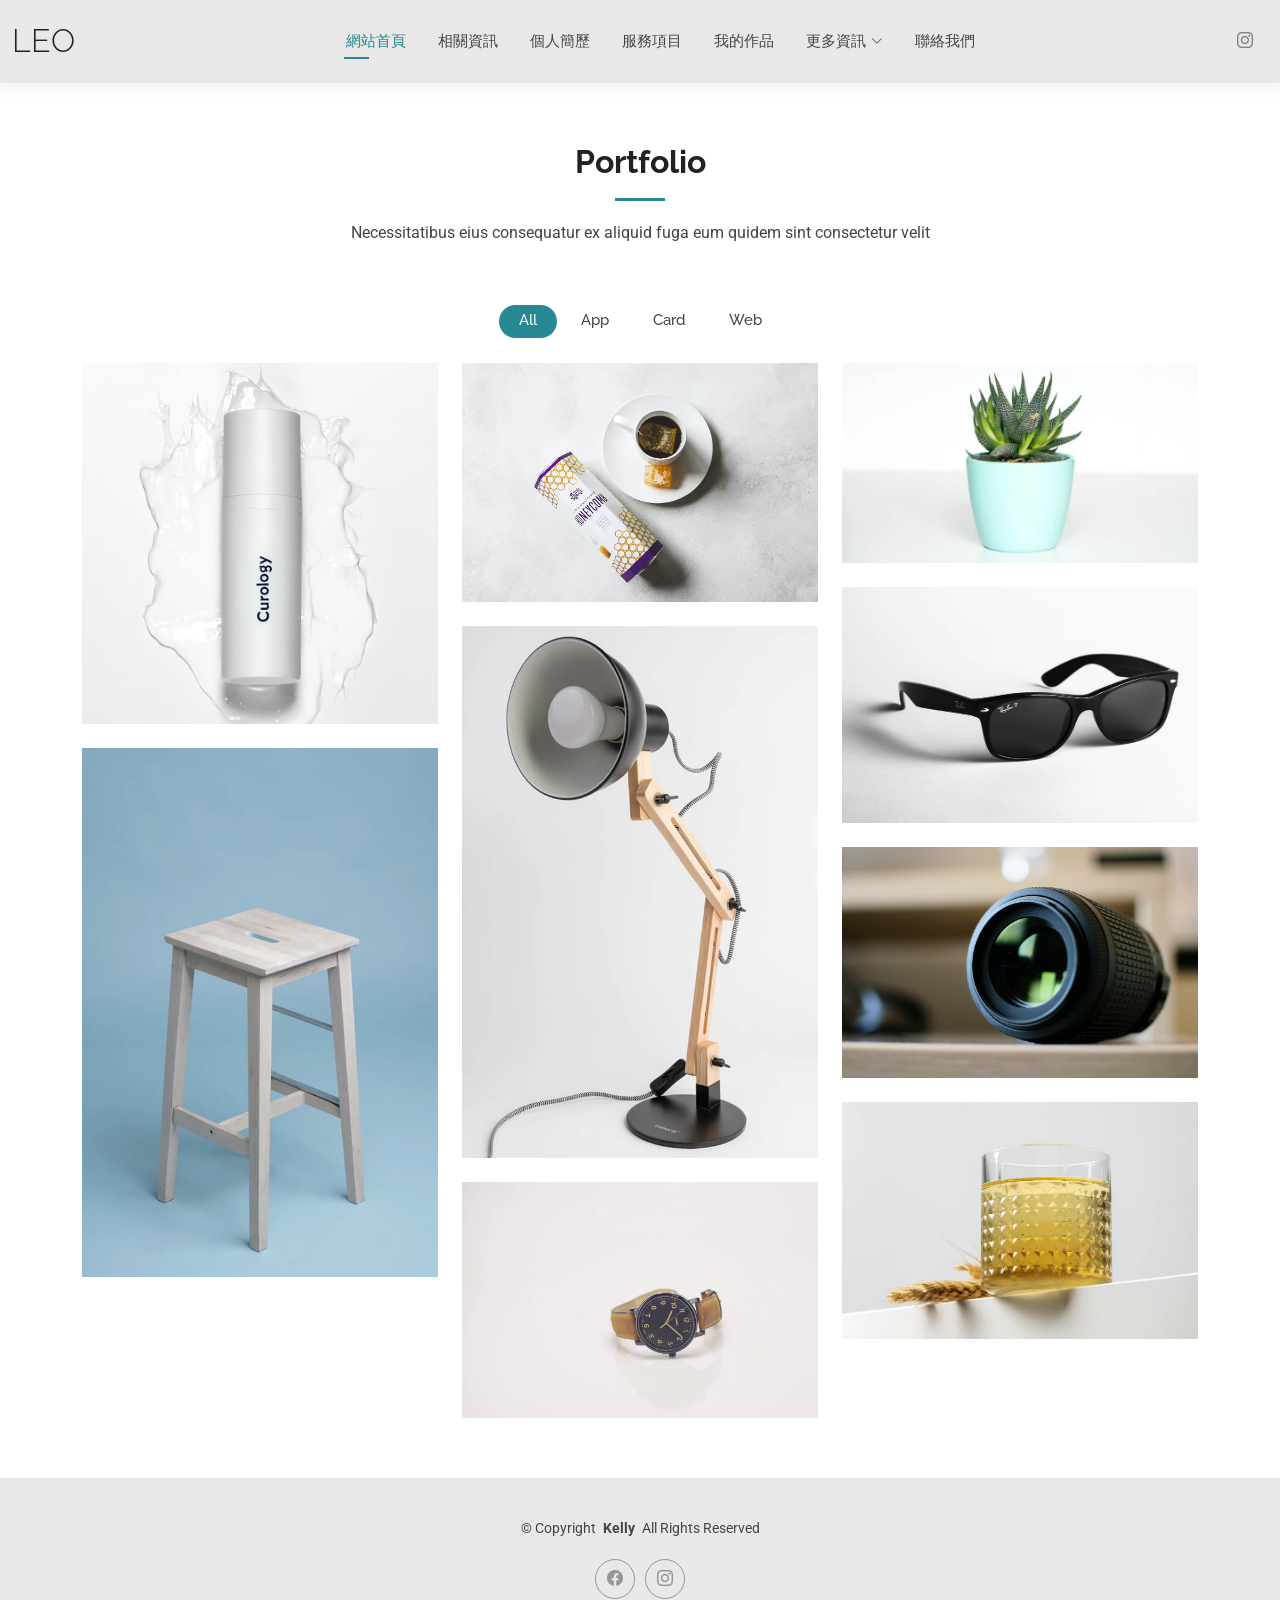
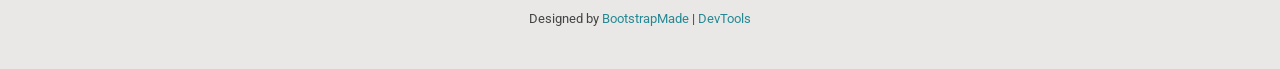
<file: portfolio.html>
<!DOCTYPE html>
<html lang="en">

<head>
  <meta charset="utf-8">
  <meta content="width=device-width, initial-scale=1.0" name="viewport">
  <title>Portfolio - Kelly Bootstrap Template</title>
  <meta name="description" content="">
  <meta name="keywords" content="">

  <!-- Favicons -->
  <link href="assets/img/favicon.png" rel="icon">
  <link href="assets/img/apple-touch-icon.png" rel="apple-touch-icon">

  <!-- Fonts -->
  <link href="https://fonts.googleapis.com" rel="preconnect">
  <link href="https://fonts.gstatic.com" rel="preconnect" crossorigin>
  <link href="https://fonts.googleapis.com/css2?family=Roboto:ital,wght@0,100;0,300;0,400;0,500;0,700;0,900;1,100;1,300;1,400;1,500;1,700;1,900&family=Poppins:ital,wght@0,100;0,200;0,300;0,400;0,500;0,600;0,700;0,800;0,900;1,100;1,200;1,300;1,400;1,500;1,600;1,700;1,800;1,900&family=Raleway:ital,wght@0,100;0,200;0,300;0,400;0,500;0,600;0,700;0,800;0,900;1,100;1,200;1,300;1,400;1,500;1,600;1,700;1,800;1,900&display=swap" rel="stylesheet">

  <!-- Vendor CSS Files -->
  <link href="assets/vendor/bootstrap/css/bootstrap.min.css" rel="stylesheet">
  <link href="assets/vendor/bootstrap-icons/bootstrap-icons.css" rel="stylesheet">
  <link href="assets/vendor/aos/aos.css" rel="stylesheet">
  <link href="assets/vendor/swiper/swiper-bundle.min.css" rel="stylesheet">
  <link href="assets/vendor/glightbox/css/glightbox.min.css" rel="stylesheet">

  <!-- Main CSS File -->
  <link href="assets/css/main.css" rel="stylesheet">

  <!-- =======================================================
  * Template Name: Kelly
  * Template URL: https://bootstrapmade.com/kelly-free-bootstrap-cv-resume-html-template/
  * Updated: Aug 07 2024 with Bootstrap v5.3.3
  * Author: BootstrapMade.com
  * License: https://bootstrapmade.com/license/
  ======================================================== -->
</head>

<body class="portfolio-page">

 <header id="header" class="header d-flex align-items-center light-background sticky-top">
    <div class="container-fluid position-relative d-flex align-items-center justify-content-between">

      <a href="index.html" class="logo d-flex align-items-center me-auto me-xl-0">
        <!-- Uncomment the line below if you also wish to use an image logo -->
        <!-- <img src="assets/img/logo.png" alt=""> -->
          <h1 class="sitename">Leo</h1>
      </a>

      <nav id="navmenu" class="navmenu">
        <ul>
          <li><a href="index.html" class="active">網站首頁</a></li>
          <li><a href="about.html">相關資訊</a></li>
          <li><a href="resume.html">個人簡歷</a></li>
          <li><a href="services.html">服務項目</a></li>
          <li><a href="portfolio.html">我的作品</a></li>
          <li class="dropdown"><a href="#"><span>更多資訊</span> <i class="bi bi-chevron-down toggle-dropdown"></i></a>
            <ul>
              <li><a href="#">網頁設計</a></li>
              <!-- <li class="dropdown"><a href="#"><span>Deep Dropdown</span> <i class="bi bi-chevron-down toggle-dropdown"></i></a>
                <ul>
                  <li><a href="#">Deep Dropdown 1</a></li>
                  <li><a href="#">Deep Dropdown 2</a></li>
                  <li><a href="#">Deep Dropdown 3</a></li>
                  <li><a href="#">Deep Dropdown 4</a></li>
                  <li><a href="#">Deep Dropdown 5</a></li>
                </ul> -->
              </li>
              <li><a href="#">美術設計</a></li>
              <li><a href="#">平面設計</a></li>
              <li><a href="#">包裝設計</a></li>
            </ul>
          </li>
          <li><a href="contact.html">聯絡我們</a></li>
        </ul>
        <i class="mobile-nav-toggle d-xl-none bi bi-list"></i>
      </nav>

      <div class="header-social-links">
        <!-- <a href="#" class="twitter"><i class="bi bi-twitter-x"></i></a> -->
        <!-- <a href="#" class="facebook"><i class="bi bi-facebook"></i></a> -->
        <a href="https://www.instagram.com/leo.liang.8_8?igsh=Mm80Mzd2dGR2NGdo" class="instagram" target="_blank "><i class="bi bi-instagram"></i></a>
        <!-- <a href="#" class="linkedin"><i class="bi bi-linkedin"></i></a> -->
      </div>

    </div>
  </header>
  <main class="main">

    <!-- Portfolio Section -->
    <section id="portfolio" class="portfolio section">

      <!-- Section Title -->
      <div class="container section-title" data-aos="fade-up">
        <h2>Portfolio</h2>
        <p>Necessitatibus eius consequatur ex aliquid fuga eum quidem sint consectetur velit</p>
      </div><!-- End Section Title -->

      <div class="container">

        <div class="isotope-layout" data-default-filter="*" data-layout="masonry" data-sort="original-order">

          <ul class="portfolio-filters isotope-filters" data-aos="fade-up" data-aos-delay="100">
            <li data-filter="*" class="filter-active">All</li>
            <li data-filter=".filter-app">App</li>
            <li data-filter=".filter-product">Card</li>
            <li data-filter=".filter-branding">Web</li>
          </ul><!-- End Portfolio Filters -->

          <div class="row gy-4 isotope-container" data-aos="fade-up" data-aos-delay="200">

            <div class="col-lg-4 col-md-6 portfolio-item isotope-item filter-app">
              <img src="assets/img/masonry-portfolio/masonry-portfolio-1.jpg" class="img-fluid" alt="">
              <div class="portfolio-info">
                <h4>App 1</h4>
                <p>Lorem ipsum, dolor sit</p>
                <a href="assets/img/masonry-portfolio/masonry-portfolio-1.jpg" title="App 1" data-gallery="portfolio-gallery-app" class="glightbox preview-link"><i class="bi bi-zoom-in"></i></a>
                <a href="portfolio-details.html" title="More Details" class="details-link"><i class="bi bi-link-45deg"></i></a>
              </div>
            </div><!-- End Portfolio Item -->

            <div class="col-lg-4 col-md-6 portfolio-item isotope-item filter-product">
              <img src="assets/img/masonry-portfolio/masonry-portfolio-2.jpg" class="img-fluid" alt="">
              <div class="portfolio-info">
                <h4>Product 1</h4>
                <p>Lorem ipsum, dolor sit</p>
                <a href="assets/img/masonry-portfolio/masonry-portfolio-2.jpg" title="Product 1" data-gallery="portfolio-gallery-product" class="glightbox preview-link"><i class="bi bi-zoom-in"></i></a>
                <a href="portfolio-details.html" title="More Details" class="details-link"><i class="bi bi-link-45deg"></i></a>
              </div>
            </div><!-- End Portfolio Item -->

            <div class="col-lg-4 col-md-6 portfolio-item isotope-item filter-branding">
              <img src="assets/img/masonry-portfolio/masonry-portfolio-3.jpg" class="img-fluid" alt="">
              <div class="portfolio-info">
                <h4>Branding 1</h4>
                <p>Lorem ipsum, dolor sit</p>
                <a href="assets/img/masonry-portfolio/masonry-portfolio-3.jpg" title="Branding 1" data-gallery="portfolio-gallery-branding" class="glightbox preview-link"><i class="bi bi-zoom-in"></i></a>
                <a href="portfolio-details.html" title="More Details" class="details-link"><i class="bi bi-link-45deg"></i></a>
              </div>
            </div><!-- End Portfolio Item -->

            <div class="col-lg-4 col-md-6 portfolio-item isotope-item filter-app">
              <img src="assets/img/masonry-portfolio/masonry-portfolio-4.jpg" class="img-fluid" alt="">
              <div class="portfolio-info">
                <h4>App 2</h4>
                <p>Lorem ipsum, dolor sit</p>
                <a href="assets/img/masonry-portfolio/masonry-portfolio-4.jpg" title="App 2" data-gallery="portfolio-gallery-app" class="glightbox preview-link"><i class="bi bi-zoom-in"></i></a>
                <a href="portfolio-details.html" title="More Details" class="details-link"><i class="bi bi-link-45deg"></i></a>
              </div>
            </div><!-- End Portfolio Item -->

            <div class="col-lg-4 col-md-6 portfolio-item isotope-item filter-product">
              <img src="assets/img/masonry-portfolio/masonry-portfolio-5.jpg" class="img-fluid" alt="">
              <div class="portfolio-info">
                <h4>Product 2</h4>
                <p>Lorem ipsum, dolor sit</p>
                <a href="assets/img/masonry-portfolio/masonry-portfolio-5.jpg" title="Product 2" data-gallery="portfolio-gallery-product" class="glightbox preview-link"><i class="bi bi-zoom-in"></i></a>
                <a href="portfolio-details.html" title="More Details" class="details-link"><i class="bi bi-link-45deg"></i></a>
              </div>
            </div><!-- End Portfolio Item -->

            <div class="col-lg-4 col-md-6 portfolio-item isotope-item filter-branding">
              <img src="assets/img/masonry-portfolio/masonry-portfolio-6.jpg" class="img-fluid" alt="">
              <div class="portfolio-info">
                <h4>Branding 2</h4>
                <p>Lorem ipsum, dolor sit</p>
                <a href="assets/img/masonry-portfolio/masonry-portfolio-6.jpg" title="Branding 2" data-gallery="portfolio-gallery-branding" class="glightbox preview-link"><i class="bi bi-zoom-in"></i></a>
                <a href="portfolio-details.html" title="More Details" class="details-link"><i class="bi bi-link-45deg"></i></a>
              </div>
            </div><!-- End Portfolio Item -->

            <div class="col-lg-4 col-md-6 portfolio-item isotope-item filter-app">
              <img src="assets/img/masonry-portfolio/masonry-portfolio-7.jpg" class="img-fluid" alt="">
              <div class="portfolio-info">
                <h4>App 3</h4>
                <p>Lorem ipsum, dolor sit</p>
                <a href="assets/img/masonry-portfolio/masonry-portfolio-7.jpg" title="App 3" data-gallery="portfolio-gallery-app" class="glightbox preview-link"><i class="bi bi-zoom-in"></i></a>
                <a href="portfolio-details.html" title="More Details" class="details-link"><i class="bi bi-link-45deg"></i></a>
              </div>
            </div><!-- End Portfolio Item -->

            <div class="col-lg-4 col-md-6 portfolio-item isotope-item filter-product">
              <img src="assets/img/masonry-portfolio/masonry-portfolio-8.jpg" class="img-fluid" alt="">
              <div class="portfolio-info">
                <h4>Product 3</h4>
                <p>Lorem ipsum, dolor sit</p>
                <a href="assets/img/masonry-portfolio/masonry-portfolio-8.jpg" title="Product 3" data-gallery="portfolio-gallery-product" class="glightbox preview-link"><i class="bi bi-zoom-in"></i></a>
                <a href="portfolio-details.html" title="More Details" class="details-link"><i class="bi bi-link-45deg"></i></a>
              </div>
            </div><!-- End Portfolio Item -->

            <div class="col-lg-4 col-md-6 portfolio-item isotope-item filter-branding">
              <img src="assets/img/masonry-portfolio/masonry-portfolio-9.jpg" class="img-fluid" alt="">
              <div class="portfolio-info">
                <h4>Branding 3</h4>
                <p>Lorem ipsum, dolor sit</p>
                <a href="assets/img/masonry-portfolio/masonry-portfolio-9.jpg" title="Branding 2" data-gallery="portfolio-gallery-branding" class="glightbox preview-link"><i class="bi bi-zoom-in"></i></a>
                <a href="portfolio-details.html" title="More Details" class="details-link"><i class="bi bi-link-45deg"></i></a>
              </div>
            </div><!-- End Portfolio Item -->

          </div><!-- End Portfolio Container -->

        </div>

      </div>

    </section><!-- /Portfolio Section -->

  </main>

      <footer id="footer" class="footer light-background">

    <div class="container">
      <div class="copyright text-center ">
        <p>© <span>Copyright</span> <strong class="px-1 sitename">Kelly</strong> <span>All Rights Reserved<br></span></p>
      </div>
      <div class="social-links d-flex justify-content-center">
        <!-- <a href=""><i class="bi bi-twitter-x"></i></a> -->
        <a href=""><i class="bi bi-facebook"></i></a>
        <a href=""><i class="bi bi-instagram"></i></a>
        <!-- <a href=""><i class="bi bi-linkedin"></i></a> -->
      </div>
      <div class="credits">
        <!-- All the links in the footer should remain intact. -->
        <!-- You can delete the links only if you've purchased the pro version. -->
        <!-- Licensing information: https://bootstrapmade.com/license/ -->
        <!-- Purchase the pro version with working PHP/AJAX contact form: [buy-url] -->
        Designed by <a href="https://bootstrapmade.com/">BootstrapMade</a> | <a href="https://bootstrapmade.com/tools/">DevTools</a>
      </div>
    </div>

  </footer>





  <!-- Scroll Top -->
  <a href="#" id="scroll-top" class="scroll-top d-flex align-items-center justify-content-center"><i class="bi bi-arrow-up-short"></i></a>

  <!-- Preloader -->
  <div id="preloader"></div>

  <!-- Vendor JS Files -->
  <script src="assets/vendor/bootstrap/js/bootstrap.bundle.min.js"></script>
  <script src="assets/vendor/php-email-form/validate.js"></script>
  <script src="assets/vendor/aos/aos.js"></script>
  <script src="assets/vendor/waypoints/noframework.waypoints.js"></script>
  <script src="assets/vendor/purecounter/purecounter_vanilla.js"></script>
  <script src="assets/vendor/swiper/swiper-bundle.min.js"></script>
  <script src="assets/vendor/glightbox/js/glightbox.min.js"></script>
  <script src="assets/vendor/imagesloaded/imagesloaded.pkgd.min.js"></script>
  <script src="assets/vendor/isotope-layout/isotope.pkgd.min.js"></script>

  <!-- Main JS File -->
  <script src="assets/js/main.js"></script>

</body>

</html>
</file>
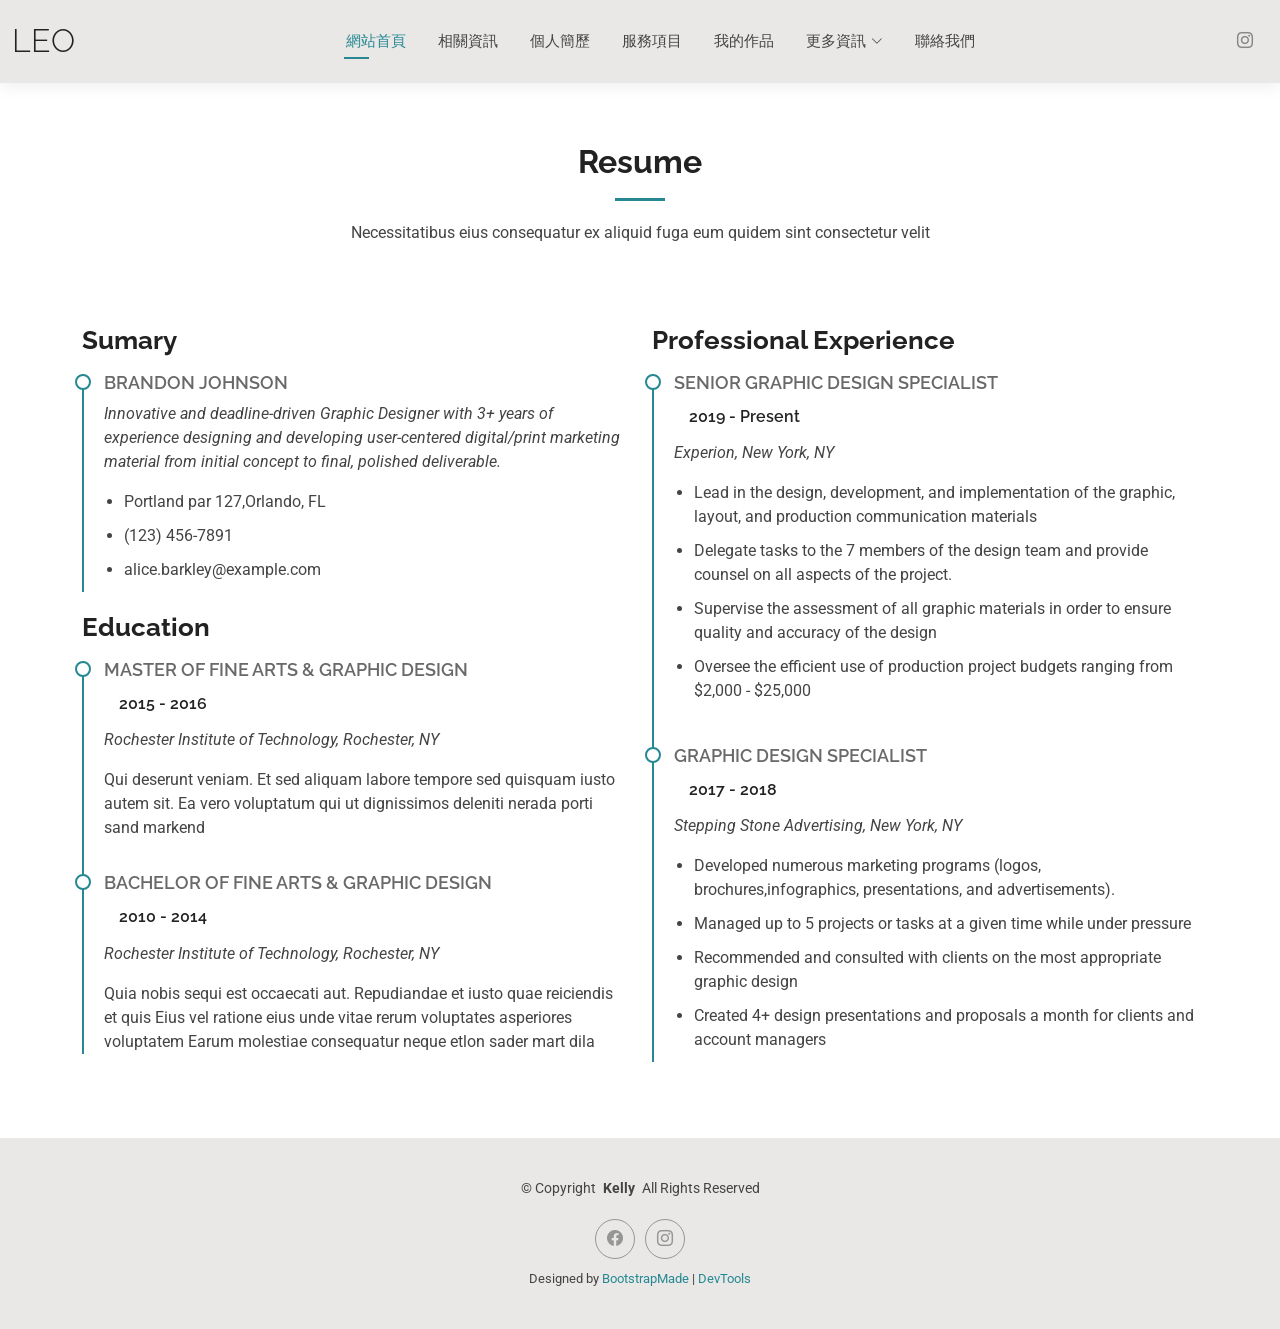
<file: resume.html>
<!DOCTYPE html>
<html lang="en">

<head>
  <meta charset="utf-8">
  <meta content="width=device-width, initial-scale=1.0" name="viewport">
  <title>Resume - Kelly Bootstrap Template</title>
  <meta name="description" content="">
  <meta name="keywords" content="">

  <!-- Favicons -->
  <link href="assets/img/favicon.png" rel="icon">
  <link href="assets/img/apple-touch-icon.png" rel="apple-touch-icon">

  <!-- Fonts -->
  <link href="https://fonts.googleapis.com" rel="preconnect">
  <link href="https://fonts.gstatic.com" rel="preconnect" crossorigin>
  <link href="https://fonts.googleapis.com/css2?family=Roboto:ital,wght@0,100;0,300;0,400;0,500;0,700;0,900;1,100;1,300;1,400;1,500;1,700;1,900&family=Poppins:ital,wght@0,100;0,200;0,300;0,400;0,500;0,600;0,700;0,800;0,900;1,100;1,200;1,300;1,400;1,500;1,600;1,700;1,800;1,900&family=Raleway:ital,wght@0,100;0,200;0,300;0,400;0,500;0,600;0,700;0,800;0,900;1,100;1,200;1,300;1,400;1,500;1,600;1,700;1,800;1,900&display=swap" rel="stylesheet">

  <!-- Vendor CSS Files -->
  <link href="assets/vendor/bootstrap/css/bootstrap.min.css" rel="stylesheet">
  <link href="assets/vendor/bootstrap-icons/bootstrap-icons.css" rel="stylesheet">
  <link href="assets/vendor/aos/aos.css" rel="stylesheet">
  <link href="assets/vendor/swiper/swiper-bundle.min.css" rel="stylesheet">
  <link href="assets/vendor/glightbox/css/glightbox.min.css" rel="stylesheet">

  <!-- Main CSS File -->
  <link href="assets/css/main.css" rel="stylesheet">

  <!-- =======================================================
  * Template Name: Kelly
  * Template URL: https://bootstrapmade.com/kelly-free-bootstrap-cv-resume-html-template/
  * Updated: Aug 07 2024 with Bootstrap v5.3.3
  * Author: BootstrapMade.com
  * License: https://bootstrapmade.com/license/
  ======================================================== -->
</head>

<body class="resume-page">

 <header id="header" class="header d-flex align-items-center light-background sticky-top">
    <div class="container-fluid position-relative d-flex align-items-center justify-content-between">

      <a href="index.html" class="logo d-flex align-items-center me-auto me-xl-0">
        <!-- Uncomment the line below if you also wish to use an image logo -->
        <!-- <img src="assets/img/logo.png" alt=""> -->
          <h1 class="sitename">Leo</h1>
      </a>

      <nav id="navmenu" class="navmenu">
        <ul>
          <li><a href="index.html" class="active">網站首頁</a></li>
          <li><a href="about.html">相關資訊</a></li>
          <li><a href="resume.html">個人簡歷</a></li>
          <li><a href="services.html">服務項目</a></li>
          <li><a href="portfolio.html">我的作品</a></li>
          <li class="dropdown"><a href="#"><span>更多資訊</span> <i class="bi bi-chevron-down toggle-dropdown"></i></a>
            <ul>
              <li><a href="#">網頁設計</a></li>
              <!-- <li class="dropdown"><a href="#"><span>Deep Dropdown</span> <i class="bi bi-chevron-down toggle-dropdown"></i></a>
                <ul>
                  <li><a href="#">Deep Dropdown 1</a></li>
                  <li><a href="#">Deep Dropdown 2</a></li>
                  <li><a href="#">Deep Dropdown 3</a></li>
                  <li><a href="#">Deep Dropdown 4</a></li>
                  <li><a href="#">Deep Dropdown 5</a></li>
                </ul> -->
              </li>
              <li><a href="#">美術設計</a></li>
              <li><a href="#">平面設計</a></li>
              <li><a href="#">包裝設計</a></li>
            </ul>
          </li>
          <li><a href="contact.html">聯絡我們</a></li>
        </ul>
        <i class="mobile-nav-toggle d-xl-none bi bi-list"></i>
      </nav>

      <div class="header-social-links">
        <!-- <a href="#" class="twitter"><i class="bi bi-twitter-x"></i></a> -->
        <!-- <a href="#" class="facebook"><i class="bi bi-facebook"></i></a> -->
        <a href="https://www.instagram.com/leo.liang.8_8?igsh=Mm80Mzd2dGR2NGdo" class="instagram" target="_blank "><i class="bi bi-instagram"></i></a>
        <!-- <a href="#" class="linkedin"><i class="bi bi-linkedin"></i></a> -->
      </div>

    </div>
  </header>  <main class="main">

    <!-- Resume Section -->
    <section id="resume" class="resume section">

      <!-- Section Title -->
      <div class="container section-title" data-aos="fade-up">
        <h2>Resume</h2>
        <p>Necessitatibus eius consequatur ex aliquid fuga eum quidem sint consectetur velit</p>
      </div><!-- End Section Title -->

      <div class="container">

        <div class="row">

          <div class="col-lg-6" data-aos="fade-up" data-aos-delay="100">
            <h3 class="resume-title">Sumary</h3>

            <div class="resume-item pb-0">
              <h4>Brandon Johnson</h4>
              <p><em>Innovative and deadline-driven Graphic Designer with 3+ years of experience designing and developing user-centered digital/print marketing material from initial concept to final, polished deliverable.</em></p>
              <ul>
                <li>Portland par 127,Orlando, FL</li>
                <li>(123) 456-7891</li>
                <li>alice.barkley@example.com</li>
              </ul>
            </div><!-- Edn Resume Item -->

            <h3 class="resume-title">Education</h3>
            <div class="resume-item">
              <h4>Master of Fine Arts &amp; Graphic Design</h4>
              <h5>2015 - 2016</h5>
              <p><em>Rochester Institute of Technology, Rochester, NY</em></p>
              <p>Qui deserunt veniam. Et sed aliquam labore tempore sed quisquam iusto autem sit. Ea vero voluptatum qui ut dignissimos deleniti nerada porti sand markend</p>
            </div><!-- Edn Resume Item -->

            <div class="resume-item">
              <h4>Bachelor of Fine Arts &amp; Graphic Design</h4>
              <h5>2010 - 2014</h5>
              <p><em>Rochester Institute of Technology, Rochester, NY</em></p>
              <p>Quia nobis sequi est occaecati aut. Repudiandae et iusto quae reiciendis et quis Eius vel ratione eius unde vitae rerum voluptates asperiores voluptatem Earum molestiae consequatur neque etlon sader mart dila</p>
            </div><!-- Edn Resume Item -->

          </div>

          <div class="col-lg-6" data-aos="fade-up" data-aos-delay="200">
            <h3 class="resume-title">Professional Experience</h3>
            <div class="resume-item">
              <h4>Senior graphic design specialist</h4>
              <h5>2019 - Present</h5>
              <p><em>Experion, New York, NY </em></p>
              <ul>
                <li>Lead in the design, development, and implementation of the graphic, layout, and production communication materials</li>
                <li>Delegate tasks to the 7 members of the design team and provide counsel on all aspects of the project. </li>
                <li>Supervise the assessment of all graphic materials in order to ensure quality and accuracy of the design</li>
                <li>Oversee the efficient use of production project budgets ranging from $2,000 - $25,000</li>
              </ul>
            </div><!-- Edn Resume Item -->

            <div class="resume-item">
              <h4>Graphic design specialist</h4>
              <h5>2017 - 2018</h5>
              <p><em>Stepping Stone Advertising, New York, NY</em></p>
              <ul>
                <li>Developed numerous marketing programs (logos, brochures,infographics, presentations, and advertisements).</li>
                <li>Managed up to 5 projects or tasks at a given time while under pressure</li>
                <li>Recommended and consulted with clients on the most appropriate graphic design</li>
                <li>Created 4+ design presentations and proposals a month for clients and account managers</li>
              </ul>
            </div><!-- Edn Resume Item -->

          </div>

        </div>

      </div>

    </section><!-- /Resume Section -->

  </main>

      <footer id="footer" class="footer light-background">

    <div class="container">
      <div class="copyright text-center ">
        <p>© <span>Copyright</span> <strong class="px-1 sitename">Kelly</strong> <span>All Rights Reserved<br></span></p>
      </div>
      <div class="social-links d-flex justify-content-center">
        <!-- <a href=""><i class="bi bi-twitter-x"></i></a> -->
        <a href=""><i class="bi bi-facebook"></i></a>
        <a href=""><i class="bi bi-instagram"></i></a>
        <!-- <a href=""><i class="bi bi-linkedin"></i></a> -->
      </div>
      <div class="credits">
        <!-- All the links in the footer should remain intact. -->
        <!-- You can delete the links only if you've purchased the pro version. -->
        <!-- Licensing information: https://bootstrapmade.com/license/ -->
        <!-- Purchase the pro version with working PHP/AJAX contact form: [buy-url] -->
        Designed by <a href="https://bootstrapmade.com/">BootstrapMade</a> | <a href="https://bootstrapmade.com/tools/">DevTools</a>
      </div>
    </div>

  </footer>





  <!-- Scroll Top -->
  <a href="#" id="scroll-top" class="scroll-top d-flex align-items-center justify-content-center"><i class="bi bi-arrow-up-short"></i></a>

  <!-- Preloader -->
  <div id="preloader"></div>

  <!-- Vendor JS Files -->
  <script src="assets/vendor/bootstrap/js/bootstrap.bundle.min.js"></script>
  <script src="assets/vendor/php-email-form/validate.js"></script>
  <script src="assets/vendor/aos/aos.js"></script>
  <script src="assets/vendor/waypoints/noframework.waypoints.js"></script>
  <script src="assets/vendor/purecounter/purecounter_vanilla.js"></script>
  <script src="assets/vendor/swiper/swiper-bundle.min.js"></script>
  <script src="assets/vendor/glightbox/js/glightbox.min.js"></script>
  <script src="assets/vendor/imagesloaded/imagesloaded.pkgd.min.js"></script>
  <script src="assets/vendor/isotope-layout/isotope.pkgd.min.js"></script>

  <!-- Main JS File -->
  <script src="assets/js/main.js"></script>

</body>

</html>
</file>
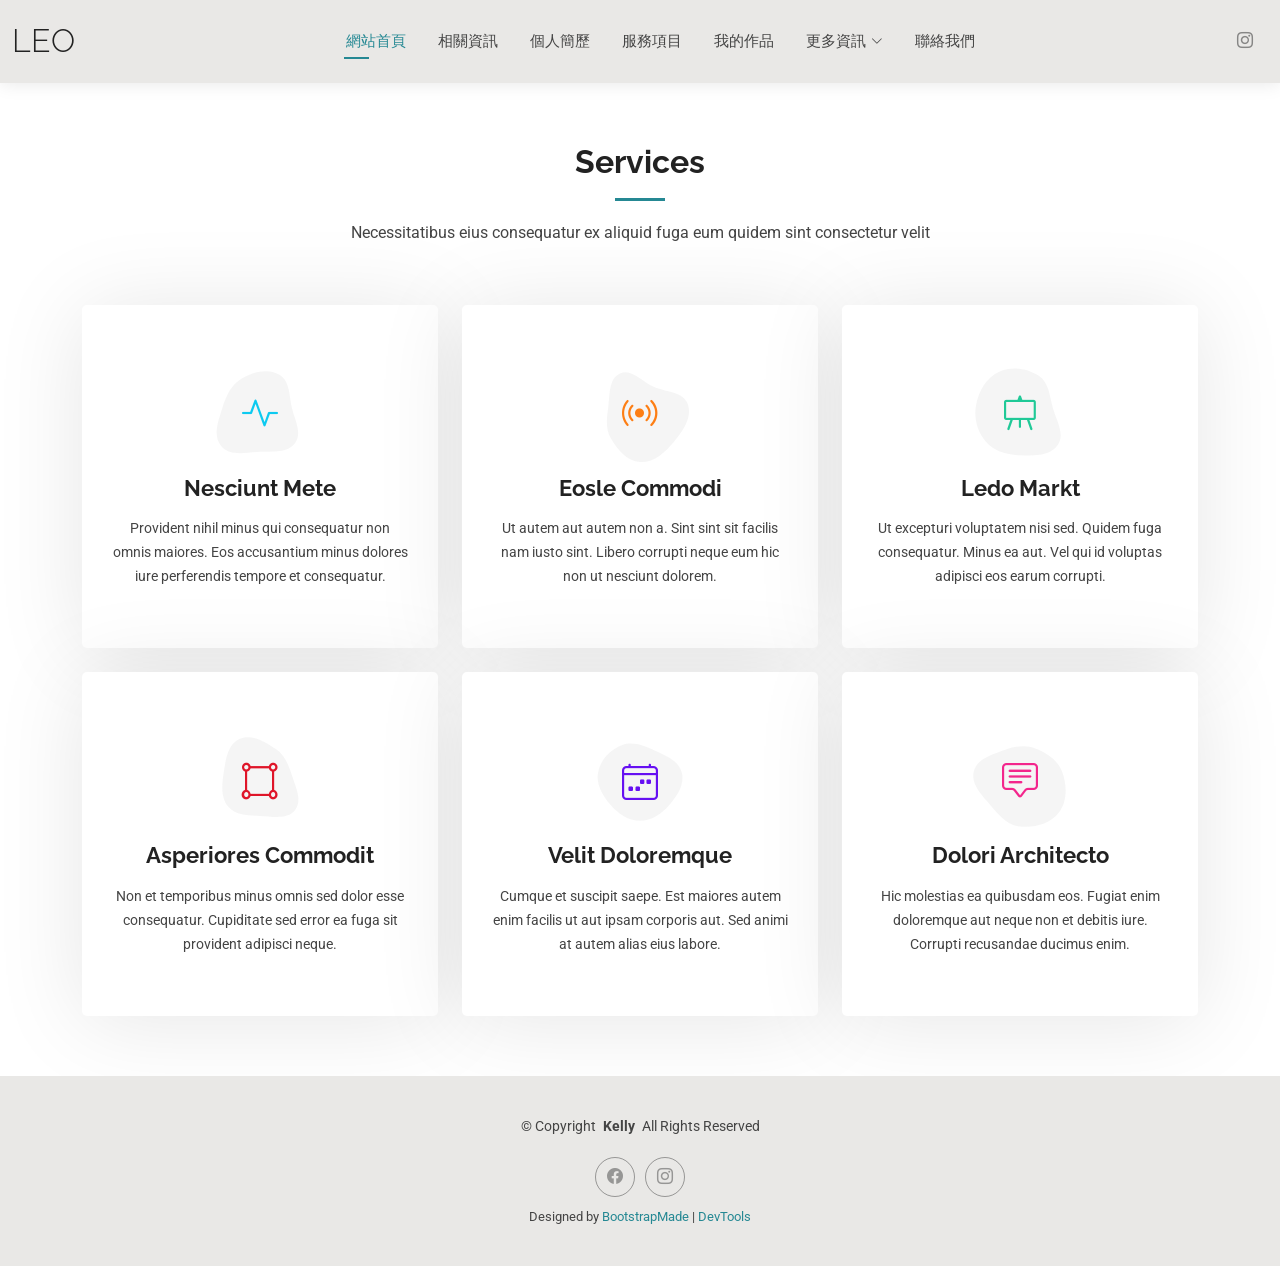
<file: services.html>
<!DOCTYPE html>
<html lang="en">

<head>
  <meta charset="utf-8">
  <meta content="width=device-width, initial-scale=1.0" name="viewport">
  <title>Services - Kelly Bootstrap Template</title>
  <meta name="description" content="">
  <meta name="keywords" content="">

  <!-- Favicons -->
  <link href="assets/img/favicon.png" rel="icon">
  <link href="assets/img/apple-touch-icon.png" rel="apple-touch-icon">

  <!-- Fonts -->
  <link href="https://fonts.googleapis.com" rel="preconnect">
  <link href="https://fonts.gstatic.com" rel="preconnect" crossorigin>
  <link href="https://fonts.googleapis.com/css2?family=Roboto:ital,wght@0,100;0,300;0,400;0,500;0,700;0,900;1,100;1,300;1,400;1,500;1,700;1,900&family=Poppins:ital,wght@0,100;0,200;0,300;0,400;0,500;0,600;0,700;0,800;0,900;1,100;1,200;1,300;1,400;1,500;1,600;1,700;1,800;1,900&family=Raleway:ital,wght@0,100;0,200;0,300;0,400;0,500;0,600;0,700;0,800;0,900;1,100;1,200;1,300;1,400;1,500;1,600;1,700;1,800;1,900&display=swap" rel="stylesheet">

  <!-- Vendor CSS Files -->
  <link href="assets/vendor/bootstrap/css/bootstrap.min.css" rel="stylesheet">
  <link href="assets/vendor/bootstrap-icons/bootstrap-icons.css" rel="stylesheet">
  <link href="assets/vendor/aos/aos.css" rel="stylesheet">
  <link href="assets/vendor/swiper/swiper-bundle.min.css" rel="stylesheet">
  <link href="assets/vendor/glightbox/css/glightbox.min.css" rel="stylesheet">

  <!-- Main CSS File -->
  <link href="assets/css/main.css" rel="stylesheet">

  <!-- =======================================================
  * Template Name: Kelly
  * Template URL: https://bootstrapmade.com/kelly-free-bootstrap-cv-resume-html-template/
  * Updated: Aug 07 2024 with Bootstrap v5.3.3
  * Author: BootstrapMade.com
  * License: https://bootstrapmade.com/license/
  ======================================================== -->
</head>

<body class="services-page">

 <header id="header" class="header d-flex align-items-center light-background sticky-top">
    <div class="container-fluid position-relative d-flex align-items-center justify-content-between">

      <a href="index.html" class="logo d-flex align-items-center me-auto me-xl-0">
        <!-- Uncomment the line below if you also wish to use an image logo -->
        <!-- <img src="assets/img/logo.png" alt=""> -->
          <h1 class="sitename">Leo</h1>
      </a>

      <nav id="navmenu" class="navmenu">
        <ul>
          <li><a href="index.html" class="active">網站首頁</a></li>
          <li><a href="about.html">相關資訊</a></li>
          <li><a href="resume.html">個人簡歷</a></li>
          <li><a href="services.html">服務項目</a></li>
          <li><a href="portfolio.html">我的作品</a></li>
          <li class="dropdown"><a href="#"><span>更多資訊</span> <i class="bi bi-chevron-down toggle-dropdown"></i></a>
            <ul>
              <li><a href="#">網頁設計</a></li>
              <!-- <li class="dropdown"><a href="#"><span>Deep Dropdown</span> <i class="bi bi-chevron-down toggle-dropdown"></i></a>
                <ul>
                  <li><a href="#">Deep Dropdown 1</a></li>
                  <li><a href="#">Deep Dropdown 2</a></li>
                  <li><a href="#">Deep Dropdown 3</a></li>
                  <li><a href="#">Deep Dropdown 4</a></li>
                  <li><a href="#">Deep Dropdown 5</a></li>
                </ul> -->
              </li>
              <li><a href="#">美術設計</a></li>
              <li><a href="#">平面設計</a></li>
              <li><a href="#">包裝設計</a></li>
            </ul>
          </li>
          <li><a href="contact.html">聯絡我們</a></li>
        </ul>
        <i class="mobile-nav-toggle d-xl-none bi bi-list"></i>
      </nav>

      <div class="header-social-links">
        <!-- <a href="#" class="twitter"><i class="bi bi-twitter-x"></i></a> -->
        <!-- <a href="#" class="facebook"><i class="bi bi-facebook"></i></a> -->
        <a href="https://www.instagram.com/leo.liang.8_8?igsh=Mm80Mzd2dGR2NGdo" class="instagram" target="_blank "><i class="bi bi-instagram"></i></a>
        <!-- <a href="#" class="linkedin"><i class="bi bi-linkedin"></i></a> -->
      </div>

    </div>
  </header>  <main class="main">

    <!-- Services Section -->
    <section id="services" class="services section">

      <!-- Section Title -->
      <div class="container section-title" data-aos="fade-up">
        <h2>Services</h2>
        <p>Necessitatibus eius consequatur ex aliquid fuga eum quidem sint consectetur velit</p>
      </div><!-- End Section Title -->

      <div class="container">

        <div class="row gy-4">

          <div class="col-lg-4 col-md-6" data-aos="fade-up" data-aos-delay="100">
            <div class="service-item item-cyan position-relative">
              <div class="icon">
                <svg width="100" height="100" viewBox="0 0 600 600" xmlns="http://www.w3.org/2000/svg">
                  <path stroke="none" stroke-width="0" fill="#f5f5f5" d="M300,521.0016835830174C376.1290562159157,517.8887921683347,466.0731472004068,529.7835943286574,510.70327084640275,468.03025145048787C554.3714126377745,407.6079735673963,508.03601936045806,328.9844924480964,491.2728898941984,256.3432110539036C474.5976632858925,184.082847569629,479.9380746630129,96.60480741107993,416.23090153303,58.64404602377083C348.86323505073057,18.502131276798302,261.93793281208167,40.57373210992963,193.5410806939664,78.93577620505333C130.42746243093433,114.334589627462,98.30271207620316,179.96522072025542,76.75703585869454,249.04625023123273C51.97151888228291,328.5150500222984,13.704378332031375,421.85034740162234,66.52175969318436,486.19268352777647C119.04800174914682,550.1803526380478,217.28368757567262,524.383925680826,300,521.0016835830174"></path>
                </svg>
                <i class="bi bi-activity"></i>
              </div>
              <a href="#" class="stretched-link">
                <h3>Nesciunt Mete</h3>
              </a>
              <p>Provident nihil minus qui consequatur non omnis maiores. Eos accusantium minus dolores iure perferendis tempore et consequatur.</p>
            </div>
          </div><!-- End Service Item -->

          <div class="col-lg-4 col-md-6" data-aos="fade-up" data-aos-delay="200">
            <div class="service-item item-orange position-relative">
              <div class="icon">
                <svg width="100" height="100" viewBox="0 0 600 600" xmlns="http://www.w3.org/2000/svg">
                  <path stroke="none" stroke-width="0" fill="#f5f5f5" d="M300,582.0697525312426C382.5290701553225,586.8405444964366,449.9789794690241,525.3245884688669,502.5850820975895,461.55621195738473C556.606425686781,396.0723002908107,615.8543463187945,314.28637112970534,586.6730223649479,234.56875336149918C558.9533121215079,158.8439757836574,454.9685369536778,164.00468322053177,381.49747125262974,130.76875717737553C312.15926192815925,99.40240125094834,248.97055460311594,18.661163978235184,179.8680185752513,50.54337015887873C110.5421016452524,82.52863877960104,119.82277516462835,180.83849132639028,109.12597500060166,256.43424936330496C100.08760227029461,320.3096726198365,92.17705696193138,384.0621239912766,124.79988738764834,439.7174275375508C164.83382741302287,508.01625554203684,220.96474134820875,577.5009287672846,300,582.0697525312426"></path>
                </svg>
                <i class="bi bi-broadcast"></i>
              </div>
              <a href="#" class="stretched-link">
                <h3>Eosle Commodi</h3>
              </a>
              <p>Ut autem aut autem non a. Sint sint sit facilis nam iusto sint. Libero corrupti neque eum hic non ut nesciunt dolorem.</p>
            </div>
          </div><!-- End Service Item -->

          <div class="col-lg-4 col-md-6" data-aos="fade-up" data-aos-delay="300">
            <div class="service-item item-teal position-relative">
              <div class="icon">
                <svg width="100" height="100" viewBox="0 0 600 600" xmlns="http://www.w3.org/2000/svg">
                  <path stroke="none" stroke-width="0" fill="#f5f5f5" d="M300,541.5067337569781C382.14930387511276,545.0595476570109,479.8736841581634,548.3450877840088,526.4010558755058,480.5488172755941C571.5218469581645,414.80211281144784,517.5187510058486,332.0715597781072,496.52539010469104,255.14436215662573C477.37192572678356,184.95920475031193,473.57363656557914,105.61284051026155,413.0603344069578,65.22779650032875C343.27470386102294,18.654635553484475,251.2091493199835,5.337323636656869,175.0934190732945,40.62881213300186C97.87086631185822,76.43348514350839,51.98124368387456,156.15599469081315,36.44837278890362,239.84606092416172C21.716077023791087,319.22268207091537,43.775223500013084,401.1760424656574,96.891909868211,461.97329694683043C147.22146801428983,519.5804099606455,223.5754009179313,538.201503339737,300,541.5067337569781"></path>
                </svg>
                <i class="bi bi-easel"></i>
              </div>
              <a href="#" class="stretched-link">
                <h3>Ledo Markt</h3>
              </a>
              <p>Ut excepturi voluptatem nisi sed. Quidem fuga consequatur. Minus ea aut. Vel qui id voluptas adipisci eos earum corrupti.</p>
            </div>
          </div><!-- End Service Item -->

          <div class="col-lg-4 col-md-6" data-aos="fade-up" data-aos-delay="400">
            <div class="service-item item-red position-relative">
              <div class="icon">
                <svg width="100" height="100" viewBox="0 0 600 600" xmlns="http://www.w3.org/2000/svg">
                  <path stroke="none" stroke-width="0" fill="#f5f5f5" d="M300,503.46388370962813C374.79870501325706,506.71871716319447,464.8034551963731,527.1746412648533,510.4981551193396,467.86667711651364C555.9287308511215,408.9015244558933,512.6030010748507,327.5744911775523,490.211057578863,256.5855673507754C471.097692560561,195.9906835881958,447.69079081568157,138.11976852964426,395.19560036434837,102.3242989838813C329.3053358748298,57.3949838291264,248.02791733380457,8.279543830951368,175.87071277845988,42.242879143198664C103.41431057327972,76.34704239035025,93.79494320519305,170.9812938413882,81.28167332365135,250.07896920659033C70.17666984294237,320.27484674793965,64.84698225790005,396.69656628748305,111.28512138212992,450.4950937839243C156.20124167950087,502.5303643271138,231.32542653798444,500.4755392045468,300,503.46388370962813"></path>
                </svg>
                <i class="bi bi-bounding-box-circles"></i>
              </div>
              <a href="#" class="stretched-link">
                <h3>Asperiores Commodit</h3>
              </a>
              <p>Non et temporibus minus omnis sed dolor esse consequatur. Cupiditate sed error ea fuga sit provident adipisci neque.</p>
              <a href="#" class="stretched-link"></a>
            </div>
          </div><!-- End Service Item -->

          <div class="col-lg-4 col-md-6" data-aos="fade-up" data-aos-delay="500">
            <div class="service-item item-indigo position-relative">
              <div class="icon">
                <svg width="100" height="100" viewBox="0 0 600 600" xmlns="http://www.w3.org/2000/svg">
                  <path stroke="none" stroke-width="0" fill="#f5f5f5" d="M300,532.3542879108572C369.38199826031484,532.3153073249985,429.10787420159085,491.63046689027357,474.5244479745417,439.17860296908856C522.8885846962883,383.3225815378663,569.1668002868075,314.3205725914397,550.7432151929288,242.7694973846089C532.6665558377875,172.5657663291529,456.2379748765914,142.6223662098291,390.3689995646985,112.34683881706744C326.66090330228417,83.06452184765237,258.84405631176094,53.51806209861945,193.32584062364296,78.48882559362697C121.61183558270385,105.82097193414197,62.805066853699245,167.19869350419734,48.57481801355237,242.6138429142374C34.843463184063346,315.3850353017275,76.69343916112496,383.4422959591041,125.22947124332185,439.3748458443577C170.7312796277747,491.8107796887764,230.57421082200815,532.3932930995766,300,532.3542879108572"></path>
                </svg>
                <i class="bi bi-calendar4-week icon"></i>
              </div>
              <a href="#" class="stretched-link">
                <h3>Velit Doloremque</h3>
              </a>
              <p>Cumque et suscipit saepe. Est maiores autem enim facilis ut aut ipsam corporis aut. Sed animi at autem alias eius labore.</p>
              <a href="#" class="stretched-link"></a>
            </div>
          </div><!-- End Service Item -->

          <div class="col-lg-4 col-md-6" data-aos="fade-up" data-aos-delay="600">
            <div class="service-item item-pink position-relative">
              <div class="icon">
                <svg width="100" height="100" viewBox="0 0 600 600" xmlns="http://www.w3.org/2000/svg">
                  <path stroke="none" stroke-width="0" fill="#f5f5f5" d="M300,566.797414625762C385.7384707136149,576.1784315230908,478.7894351017131,552.8928747891023,531.9192734346935,484.94944893311C584.6109503024035,417.5663521118492,582.489472248146,322.67544863468447,553.9536738515405,242.03673114598146C529.1557734026468,171.96086150256528,465.24506316201064,127.66468636344209,395.9583748389544,100.7403814666027C334.2173773831606,76.7482773500951,269.4350130405921,84.62216499799875,207.1952322260088,107.2889140133804C132.92018162631612,134.33871894543012,41.79353780512637,160.00259165414826,22.644507872594943,236.69541883565114C3.319112789854554,314.0945973066697,72.72355303640163,379.243833228382,124.04198916343866,440.3218312028393C172.9286146004772,498.5055451809895,224.45579914871206,558.5317968840102,300,566.797414625762"></path>
                </svg>
                <i class="bi bi-chat-square-text"></i>
              </div>
              <a href="#" class="stretched-link">
                <h3>Dolori Architecto</h3>
              </a>
              <p>Hic molestias ea quibusdam eos. Fugiat enim doloremque aut neque non et debitis iure. Corrupti recusandae ducimus enim.</p>
              <a href="#" class="stretched-link"></a>
            </div>
          </div><!-- End Service Item -->

        </div>

      </div>

    </section><!-- /Services Section -->

  </main>

      <footer id="footer" class="footer light-background">

    <div class="container">
      <div class="copyright text-center ">
        <p>© <span>Copyright</span> <strong class="px-1 sitename">Kelly</strong> <span>All Rights Reserved<br></span></p>
      </div>
      <div class="social-links d-flex justify-content-center">
        <!-- <a href=""><i class="bi bi-twitter-x"></i></a> -->
        <a href=""><i class="bi bi-facebook"></i></a>
        <a href=""><i class="bi bi-instagram"></i></a>
        <!-- <a href=""><i class="bi bi-linkedin"></i></a> -->
      </div>
      <div class="credits">
        <!-- All the links in the footer should remain intact. -->
        <!-- You can delete the links only if you've purchased the pro version. -->
        <!-- Licensing information: https://bootstrapmade.com/license/ -->
        <!-- Purchase the pro version with working PHP/AJAX contact form: [buy-url] -->
        Designed by <a href="https://bootstrapmade.com/">BootstrapMade</a> | <a href="https://bootstrapmade.com/tools/">DevTools</a>
      </div>
    </div>

  </footer>





  <!-- Scroll Top -->
  <a href="#" id="scroll-top" class="scroll-top d-flex align-items-center justify-content-center"><i class="bi bi-arrow-up-short"></i></a>

  <!-- Preloader -->
  <div id="preloader"></div>

  <!-- Vendor JS Files -->
  <script src="assets/vendor/bootstrap/js/bootstrap.bundle.min.js"></script>
  <script src="assets/vendor/php-email-form/validate.js"></script>
  <script src="assets/vendor/aos/aos.js"></script>
  <script src="assets/vendor/waypoints/noframework.waypoints.js"></script>
  <script src="assets/vendor/purecounter/purecounter_vanilla.js"></script>
  <script src="assets/vendor/swiper/swiper-bundle.min.js"></script>
  <script src="assets/vendor/glightbox/js/glightbox.min.js"></script>
  <script src="assets/vendor/imagesloaded/imagesloaded.pkgd.min.js"></script>
  <script src="assets/vendor/isotope-layout/isotope.pkgd.min.js"></script>

  <!-- Main JS File -->
  <script src="assets/js/main.js"></script>

</body>

</html>
</file>
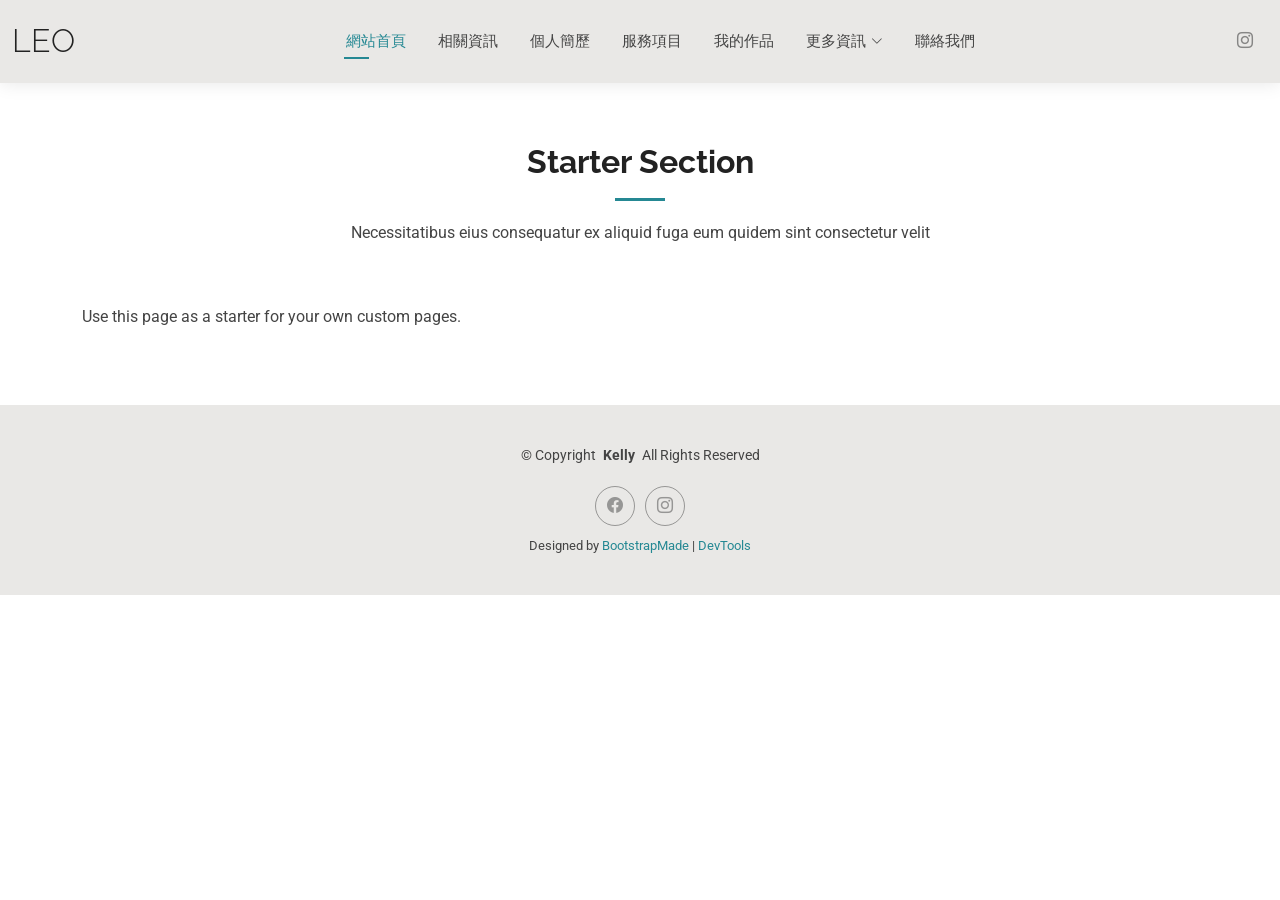
<file: starter-page.html>
<!DOCTYPE html>
<html lang="en">

<head>
  <meta charset="utf-8">
  <meta content="width=device-width, initial-scale=1.0" name="viewport">
  <title>Starter Page - Kelly Bootstrap Template</title>
  <meta name="description" content="">
  <meta name="keywords" content="">

  <!-- Favicons -->
  <link href="assets/img/favicon.png" rel="icon">
  <link href="assets/img/apple-touch-icon.png" rel="apple-touch-icon">

  <!-- Fonts -->
  <link href="https://fonts.googleapis.com" rel="preconnect">
  <link href="https://fonts.gstatic.com" rel="preconnect" crossorigin>
  <link href="https://fonts.googleapis.com/css2?family=Roboto:ital,wght@0,100;0,300;0,400;0,500;0,700;0,900;1,100;1,300;1,400;1,500;1,700;1,900&family=Poppins:ital,wght@0,100;0,200;0,300;0,400;0,500;0,600;0,700;0,800;0,900;1,100;1,200;1,300;1,400;1,500;1,600;1,700;1,800;1,900&family=Raleway:ital,wght@0,100;0,200;0,300;0,400;0,500;0,600;0,700;0,800;0,900;1,100;1,200;1,300;1,400;1,500;1,600;1,700;1,800;1,900&display=swap" rel="stylesheet">

  <!-- Vendor CSS Files -->
  <link href="assets/vendor/bootstrap/css/bootstrap.min.css" rel="stylesheet">
  <link href="assets/vendor/bootstrap-icons/bootstrap-icons.css" rel="stylesheet">
  <link href="assets/vendor/aos/aos.css" rel="stylesheet">
  <link href="assets/vendor/swiper/swiper-bundle.min.css" rel="stylesheet">
  <link href="assets/vendor/glightbox/css/glightbox.min.css" rel="stylesheet">

  <!-- Main CSS File -->
  <link href="assets/css/main.css" rel="stylesheet">

  <!-- =======================================================
  * Template Name: Kelly
  * Template URL: https://bootstrapmade.com/kelly-free-bootstrap-cv-resume-html-template/
  * Updated: Aug 07 2024 with Bootstrap v5.3.3
  * Author: BootstrapMade.com
  * License: https://bootstrapmade.com/license/
  ======================================================== -->
</head>

<body class="starter-page-page">

  <header id="header" class="header d-flex align-items-center light-background sticky-top">
    <div class="container-fluid position-relative d-flex align-items-center justify-content-between">

      <a href="index.html" class="logo d-flex align-items-center me-auto me-xl-0">
        <!-- Uncomment the line below if you also wish to use an image logo -->
        <!-- <img src="assets/img/logo.png" alt=""> -->
          <h1 class="sitename">Leo</h1>
      </a>

      <nav id="navmenu" class="navmenu">
        <ul>
          <li><a href="index.html" class="active">網站首頁</a></li>
          <li><a href="about.html">相關資訊</a></li>
          <li><a href="resume.html">個人簡歷</a></li>
          <li><a href="services.html">服務項目</a></li>
          <li><a href="portfolio.html">我的作品</a></li>
          <li class="dropdown"><a href="#"><span>更多資訊</span> <i class="bi bi-chevron-down toggle-dropdown"></i></a>
            <ul>
              <li><a href="#">網頁設計</a></li>
              <!-- <li class="dropdown"><a href="#"><span>Deep Dropdown</span> <i class="bi bi-chevron-down toggle-dropdown"></i></a>
                <ul>
                  <li><a href="#">Deep Dropdown 1</a></li>
                  <li><a href="#">Deep Dropdown 2</a></li>
                  <li><a href="#">Deep Dropdown 3</a></li>
                  <li><a href="#">Deep Dropdown 4</a></li>
                  <li><a href="#">Deep Dropdown 5</a></li>
                </ul> -->
              </li>
              <li><a href="#">美術設計</a></li>
              <li><a href="#">平面設計</a></li>
              <li><a href="#">包裝設計</a></li>
            </ul>
          </li>
          <li><a href="contact.html">聯絡我們</a></li>
        </ul>
        <i class="mobile-nav-toggle d-xl-none bi bi-list"></i>
      </nav>

      <div class="header-social-links">
        <!-- <a href="#" class="twitter"><i class="bi bi-twitter-x"></i></a> -->
        <!-- <a href="#" class="facebook"><i class="bi bi-facebook"></i></a> -->
        <a href="https://www.instagram.com/leo.liang.8_8?igsh=Mm80Mzd2dGR2NGdo" class="instagram" target="_blank "><i class="bi bi-instagram"></i></a>
        <!-- <a href="#" class="linkedin"><i class="bi bi-linkedin"></i></a> -->
      </div>

    </div>
  </header>
  <main class="main">

    <!-- Starter Section Section -->
    <section id="starter-section" class="starter-section section">

      <!-- Section Title -->
      <div class="container section-title" data-aos="fade-up">
        <h2>Starter Section</h2>
        <p>Necessitatibus eius consequatur ex aliquid fuga eum quidem sint consectetur velit</p>
      </div><!-- End Section Title -->

      <div class="container" data-aos="fade-up">
        <p>Use this page as a starter for your own custom pages.</p>
      </div>

    </section><!-- /Starter Section Section -->

  </main>

      <footer id="footer" class="footer light-background">

    <div class="container">
      <div class="copyright text-center ">
        <p>© <span>Copyright</span> <strong class="px-1 sitename">Kelly</strong> <span>All Rights Reserved<br></span></p>
      </div>
      <div class="social-links d-flex justify-content-center">
        <!-- <a href=""><i class="bi bi-twitter-x"></i></a> -->
        <a href=""><i class="bi bi-facebook"></i></a>
        <a href=""><i class="bi bi-instagram"></i></a>
        <!-- <a href=""><i class="bi bi-linkedin"></i></a> -->
      </div>
      <div class="credits">
        <!-- All the links in the footer should remain intact. -->
        <!-- You can delete the links only if you've purchased the pro version. -->
        <!-- Licensing information: https://bootstrapmade.com/license/ -->
        <!-- Purchase the pro version with working PHP/AJAX contact form: [buy-url] -->
        Designed by <a href="https://bootstrapmade.com/">BootstrapMade</a> | <a href="https://bootstrapmade.com/tools/">DevTools</a>
      </div>
    </div>

  </footer>





  <!-- Scroll Top -->
  <a href="#" id="scroll-top" class="scroll-top d-flex align-items-center justify-content-center"><i class="bi bi-arrow-up-short"></i></a>

  <!-- Preloader -->
  <div id="preloader"></div>

  <!-- Vendor JS Files -->
  <script src="assets/vendor/bootstrap/js/bootstrap.bundle.min.js"></script>
  <script src="assets/vendor/php-email-form/validate.js"></script>
  <script src="assets/vendor/aos/aos.js"></script>
  <script src="assets/vendor/waypoints/noframework.waypoints.js"></script>
  <script src="assets/vendor/purecounter/purecounter_vanilla.js"></script>
  <script src="assets/vendor/swiper/swiper-bundle.min.js"></script>
  <script src="assets/vendor/glightbox/js/glightbox.min.js"></script>
  <script src="assets/vendor/imagesloaded/imagesloaded.pkgd.min.js"></script>
  <script src="assets/vendor/isotope-layout/isotope.pkgd.min.js"></script>

  <!-- Main JS File -->
  <script src="assets/js/main.js"></script>

</body>

</html>
</file>
<file: assets/css/main.css>
/**
* Template Name: Kelly
* Template URL: https://bootstrapmade.com/kelly-free-bootstrap-cv-resume-html-template/
* Updated: Aug 07 2024 with Bootstrap v5.3.3
* Author: BootstrapMade.com
* License: https://bootstrapmade.com/license/
*/

/*--------------------------------------------------------------
# Font & Color Variables
# Help: https://bootstrapmade.com/color-system/
--------------------------------------------------------------*/
/* Fonts */
:root {
  --default-font: "Roboto",  system-ui, -apple-system, "Segoe UI", Roboto, "Helvetica Neue", Arial, "Noto Sans", "Liberation Sans", sans-serif, "Apple Color Emoji", "Segoe UI Emoji", "Segoe UI Symbol", "Noto Color Emoji";
  --heading-font: "Raleway",  sans-serif;
  --nav-font: "Poppins",  sans-serif;
}

/* Global Colors - The following color variables are used throughout the website. Updating them here will change the color scheme of the entire website */
:root { 
  --background-color: #ffffff; /* Background color for the entire website, including individual sections */
  --default-color: #444444; /* Default color used for the majority of the text content across the entire website */
  --heading-color: #222222; /* Color for headings, subheadings and title throughout the website */
  --accent-color:  #258893; /* Accent color that represents your brand on the website. It's used for buttons, links, and other elements that need to stand out */
  --surface-color: #ffffff; /* The surface color is used as a background of boxed elements within sections, such as cards, icon boxes, or other elements that require a visual separation from the global background. */
  --contrast-color: #ffffff; /* Contrast color for text, ensuring readability against backgrounds of accent, heading, or default colors. */
}

/* Nav Menu Colors - The following color variables are used specifically for the navigation menu. They are separate from the global colors to allow for more customization options */
:root {
  --nav-color: #444444;  /* The default color of the main navmenu links */
  --nav-hover-color:  #258893; /* Applied to main navmenu links when they are hovered over or active */
  --nav-mobile-background-color: #ffffff; /* Used as the background color for mobile navigation menu */
  --nav-dropdown-background-color: #ffffff; /* Used as the background color for dropdown items that appear when hovering over primary navigation items */
  --nav-dropdown-color: #444444; /* Used for navigation links of the dropdown items in the navigation menu. */
  --nav-dropdown-hover-color:  #258893; /* Similar to --nav-hover-color, this color is applied to dropdown navigation links when they are hovered over. */
}

/* Color Presets - These classes override global colors when applied to any section or element, providing reuse of the sam color scheme. */

.light-background {
  --background-color: #e9e8e6;
  --surface-color: #ffffff;
}

.dark-background {
  --background-color: #060606;
  --default-color: #ffffff;
  --heading-color: #ffffff;
  --surface-color: #252525;
  --contrast-color: #ffffff;
}

/* Smooth scroll */
:root {
  scroll-behavior: smooth;
}

/*--------------------------------------------------------------
# General Styling & Shared Classes
--------------------------------------------------------------*/
body {
  color: var(--default-color);
  background-color: var(--background-color);
  font-family: var(--default-font);
}

a {
  color: var(--accent-color);
  text-decoration: none;
  transition: 0.3s;
}

a:hover {
  color: color-mix(in srgb, var(--accent-color), transparent 25%);
  text-decoration: none;
}

h1,
h2,
h3,
h4,
h5,
h6 {
  color: var(--heading-color);
  font-family: var(--heading-font);
}

/* PHP Email Form Messages
------------------------------*/
.php-email-form .error-message {
  display: none;
  background: #df1529;
  color: #ffffff;
  text-align: left;
  padding: 15px;
  margin-bottom: 24px;
  font-weight: 600;
}

.php-email-form .sent-message {
  display: none;
  color: #ffffff;
  background: #059652;
  text-align: center;
  padding: 15px;
  margin-bottom: 24px;
  font-weight: 600;
}

.php-email-form .loading {
  display: none;
  background: var(--surface-color);
  text-align: center;
  padding: 15px;
  margin-bottom: 24px;
}

.php-email-form .loading:before {
  content: "";
  display: inline-block;
  border-radius: 50%;
  width: 24px;
  height: 24px;
  margin: 0 10px -6px 0;
  border: 3px solid var(--accent-color);
  border-top-color: var(--surface-color);
  animation: php-email-form-loading 1s linear infinite;
}

@keyframes php-email-form-loading {
  0% {
    transform: rotate(0deg);
  }

  100% {
    transform: rotate(360deg);
  }
}

/*--------------------------------------------------------------
# Global Header
--------------------------------------------------------------*/
.header {
  color: var(--default-color);
  background-color: var(--background-color);
  padding: 15px 0;
  transition: all 0.5s;
  z-index: 997;
  box-shadow: 0px 0 18px rgba(0, 0, 0, 0.1);
}

.header .logo {
  line-height: 1;
}

.header .logo img {
  max-height: 36px;
  margin-right: 8px;
}

.header .logo h1 {
  font-size: 32px;
  margin: 0;
  font-weight: 300;
  text-transform: uppercase;
  color: var(--heading-color);
}

.header .header-social-links {
  padding-right: 15px;
}

.header .header-social-links a {
  color: color-mix(in srgb, var(--default-color), transparent 40%);
  padding-left: 6px;
  display: inline-block;
  transition: 0.3s;
  font-size: 16px;
}

.header .header-social-links a:hover {
  color: var(--accent-color);
}

.header .header-social-links a i {
  line-height: 0px;
}

@media (max-width: 1200px) {
  .header .logo {
    order: 1;
  }

  .header .header-social-links {
    order: 2;
  }

  .header .navmenu {
    order: 3;
  }
}

/*--------------------------------------------------------------
# Navigation Menu
--------------------------------------------------------------*/
/* Desktop Navigation */
@media (min-width: 1200px) {
  .navmenu {
    padding: 0;
  }

  .navmenu ul {
    margin: 0;
    padding: 0;
    display: flex;
    list-style: none;
    align-items: center;
  }

  .navmenu li {
    position: relative;
  }

  .navmenu>ul>li {
    white-space: nowrap;
    padding: 15px 14px;
  }

  .navmenu>ul>li:last-child {
    padding-right: 0;
  }

  .navmenu a,
  .navmenu a:focus {
    color: var(--nav-color);
    font-size: 15px;
    padding: 0 2px;
    font-family: var(--nav-font);
    font-weight: 400;
    display: flex;
    align-items: center;
    justify-content: space-between;
    white-space: nowrap;
    transition: 0.3s;
    position: relative;
  }

  .navmenu a i,
  .navmenu a:focus i {
    font-size: 12px;
    line-height: 0;
    margin-left: 5px;
    transition: 0.3s;
  }

  .navmenu>ul>li>a:before {
    content: "";
    position: absolute;
    height: 2px;
    bottom: -6px;
    left: 0;
    background-color: var(--nav-hover-color);
    visibility: hidden;
    width: 0px;
    transition: all 0.3s ease-in-out 0s;
  }

  .navmenu a:hover:before,
  .navmenu li:hover>a:before,
  .navmenu .active:before {
    visibility: visible;
    width: 25px;
  }

  .navmenu li:hover>a,
  .navmenu .active,
  .navmenu .active:focus {
    color: var(--nav-hover-color);
  }

  .navmenu .dropdown ul {
    margin: 0;
    padding: 10px 0;
    background: var(--nav-dropdown-background-color);
    display: block;
    position: absolute;
    visibility: hidden;
    left: 14px;
    top: 130%;
    opacity: 0;
    transition: 0.3s;
    border-radius: 4px;
    z-index: 99;
    box-shadow: 0px 0px 30px rgba(0, 0, 0, 0.1);
  }

  .navmenu .dropdown ul li {
    min-width: 200px;
  }

  .navmenu .dropdown ul a {
    padding: 10px 20px;
    font-size: 15px;
    text-transform: none;
    color: var(--nav-dropdown-color);
  }

  .navmenu .dropdown ul a i {
    font-size: 12px;
  }

  .navmenu .dropdown ul a:hover,
  .navmenu .dropdown ul .active:hover,
  .navmenu .dropdown ul li:hover>a {
    color: var(--nav-dropdown-hover-color);
  }

  .navmenu .dropdown:hover>ul {
    opacity: 1;
    top: 100%;
    visibility: visible;
  }

  .navmenu .dropdown .dropdown ul {
    top: 0;
    left: -90%;
    visibility: hidden;
  }

  .navmenu .dropdown .dropdown:hover>ul {
    opacity: 1;
    top: 0;
    left: -100%;
    visibility: visible;
  }
}

/* Mobile Navigation */
@media (max-width: 1199px) {
  .mobile-nav-toggle {
    color: var(--nav-color);
    font-size: 28px;
    line-height: 0;
    margin-right: 10px;
    cursor: pointer;
    transition: color 0.3s;
  }

  .navmenu {
    padding: 0;
    z-index: 9997;
  }

  .navmenu ul {
    display: none;
    list-style: none;
    position: absolute;
    inset: 60px 20px 20px 20px;
    padding: 10px 0;
    margin: 0;
    border-radius: 6px;
    background-color: var(--nav-mobile-background-color);
    border: 1px solid color-mix(in srgb, var(--default-color), transparent 90%);
    box-shadow: none;
    overflow-y: auto;
    transition: 0.3s;
    z-index: 9998;
  }

  .navmenu a,
  .navmenu a:focus {
    color: var(--nav-dropdown-color);
    padding: 10px 20px;
    font-family: var(--nav-font);
    font-size: 17px;
    font-weight: 500;
    display: flex;
    align-items: center;
    justify-content: space-between;
    white-space: nowrap;
    transition: 0.3s;
  }

  .navmenu a i,
  .navmenu a:focus i {
    font-size: 12px;
    line-height: 0;
    margin-left: 5px;
    width: 30px;
    height: 30px;
    display: flex;
    align-items: center;
    justify-content: center;
    border-radius: 50%;
    transition: 0.3s;
    background-color: color-mix(in srgb, var(--accent-color), transparent 90%);
  }

  .navmenu a i:hover,
  .navmenu a:focus i:hover {
    background-color: var(--accent-color);
    color: var(--contrast-color);
  }

  .navmenu a:hover,
  .navmenu .active,
  .navmenu .active:focus {
    color: var(--nav-dropdown-hover-color);
  }

  .navmenu .active i,
  .navmenu .active:focus i {
    background-color: var(--accent-color);
    color: var(--contrast-color);
    transform: rotate(180deg);
  }

  .navmenu .dropdown ul {
    position: static;
    display: none;
    z-index: 99;
    padding: 10px 0;
    margin: 10px 20px;
    background-color: var(--nav-dropdown-background-color);
    transition: all 0.5s ease-in-out;
  }

  .navmenu .dropdown ul ul {
    background-color: rgba(33, 37, 41, 0.1);
  }

  .navmenu .dropdown>.dropdown-active {
    display: block;
    background-color: rgba(33, 37, 41, 0.03);
  }

  .mobile-nav-active {
    overflow: hidden;
  }

  .mobile-nav-active .mobile-nav-toggle {
    color: #fff;
    position: absolute;
    font-size: 32px;
    top: 15px;
    right: 15px;
    margin-right: 0;
    z-index: 9999;
  }

  .mobile-nav-active .navmenu {
    position: fixed;
    overflow: hidden;
    inset: 0;
    background: rgba(33, 37, 41, 0.8);
    transition: 0.3s;
  }

  .mobile-nav-active .navmenu>ul {
    display: block;
  }
}

/*--------------------------------------------------------------
# Global Footer
--------------------------------------------------------------*/
.footer {
  color: var(--default-color);
  background-color: var(--background-color);
  font-size: 14px;
  padding: 40px 0;
  position: relative;
}

.footer .copyright p {
  margin-bottom: 0;
}

.footer .social-links {
  margin-top: 20px;
}

.footer .social-links a {
  display: flex;
  align-items: center;
  justify-content: center;
  width: 40px;
  height: 40px;
  border-radius: 50%;
  border: 1px solid color-mix(in srgb, var(--default-color), transparent 50%);
  font-size: 16px;
  color: color-mix(in srgb, var(--default-color), transparent 50%);
  margin: 0 5px;
  transition: 0.3s;
}

.footer .social-links a:hover {
  color: var(--accent-color);
  border-color: var(--accent-color);
}

.footer .credits {
  margin-top: 10px;
  font-size: 13px;
  text-align: center;
}

/*--------------------------------------------------------------
# Preloader
--------------------------------------------------------------*/
#preloader {
  position: fixed;
  inset: 0;
  z-index: 9999;
  overflow: hidden;
  background-color: var(--background-color);
  transition: all 0.6s ease-out;
  width: 100%;
  height: 100vh;
}

#preloader:before,
#preloader:after {
  content: "";
  position: absolute;
  border: 4px solid var(--accent-color);
  border-radius: 50%;
  animation: animate-preloader 2s cubic-bezier(0, 0.2, 0.8, 1) infinite;
}

#preloader:after {
  animation-delay: -0.5s;
}

@keyframes animate-preloader {
  0% {
    width: 10px;
    height: 10px;
    top: calc(50% - 5px);
    left: calc(50% - 5px);
    opacity: 1;
  }

  100% {
    width: 72px;
    height: 72px;
    top: calc(50% - 36px);
    left: calc(50% - 36px);
    opacity: 0;
  }
}

/*--------------------------------------------------------------
# Scroll Top Button
--------------------------------------------------------------*/
.scroll-top {
  position: fixed;
  visibility: hidden;
  opacity: 0;
  right: 15px;
  bottom: -15px;
  z-index: 99999;
  background-color: var(--accent-color);
  width: 44px;
  height: 44px;
  border-radius: 50px;
  transition: all 0.4s;
}

.scroll-top i {
  font-size: 24px;
  color: var(--contrast-color);
  line-height: 0;
}

.scroll-top:hover {
  background-color: color-mix(in srgb, var(--accent-color), transparent 20%);
  color: var(--contrast-color);
}

.scroll-top.active {
  visibility: visible;
  opacity: 1;
  bottom: 15px;
}

/*--------------------------------------------------------------
# Disable aos animation delay on mobile devices
--------------------------------------------------------------*/
@media screen and (max-width: 768px) {
  [data-aos-delay] {
    transition-delay: 0 !important;
  }
}

/*--------------------------------------------------------------
# Global Page Titles & Breadcrumbs
--------------------------------------------------------------*/
.page-title {
  color: var(--default-color);
  background-color: var(--background-color);
  padding: 25px 0;
  position: relative;
  border-bottom: 1px solid color-mix(in srgb, var(--default-color), transparent 85%);
}

.page-title h1 {
  font-size: 24px;
  font-weight: 400;
}

.page-title .breadcrumbs ol {
  display: flex;
  flex-wrap: wrap;
  list-style: none;
  padding: 0;
  margin: 0;
  font-size: 14px;
  font-weight: 400;
}

.page-title .breadcrumbs ol li+li {
  padding-left: 10px;
}

.page-title .breadcrumbs ol li+li::before {
  content: "/";
  display: inline-block;
  padding-right: 10px;
  color: color-mix(in srgb, var(--default-color), transparent 70%);
}

/*--------------------------------------------------------------
# Global Sections
--------------------------------------------------------------*/
section,
.section {
  color: var(--default-color);
  background-color: var(--background-color);
  padding: 60px 0;
  scroll-margin-top: 100px;
  overflow: clip;
}

@media (max-width: 1199px) {

  section,
  .section {
    scroll-margin-top: 66px;
  }
}

/*--------------------------------------------------------------
# Global Section Titles
--------------------------------------------------------------*/
.section-title {
  text-align: center;
  padding-bottom: 60px;
  position: relative;
}

.section-title h2 {
  font-size: 32px;
  font-weight: 700;
  margin-bottom: 20px;
  padding-bottom: 20px;
  position: relative;
}

.section-title h2:after {
  content: "";
  position: absolute;
  display: block;
  width: 50px;
  height: 3px;
  background: var(--accent-color);
  left: 0;
  right: 0;
  bottom: 0;
  margin: auto;
}

.section-title p {
  margin-bottom: 0;
}

/*--------------------------------------------------------------
# Hero Section
--------------------------------------------------------------*/
.hero {
  width: 100%;
  min-height: calc(100vh - 82px);
  position: relative;
  padding: 80px 0;
  display: flex;
  align-items: center;
  justify-content: center;
}

@media (max-width: 1200px) {
  .hero {
    min-height: calc(100vh - 68px);
  }
}

.hero img {
  position: absolute;
  inset: 0;
  display: block;
  width: 100%;
  height: 100%;
  object-fit: cover;
  z-index: 1;
}

.hero .container {
  position: relative;
  z-index: 3;
}

.hero h2 {
  margin: 0;
  font-size: 48px;
  font-weight: 700;
}

.hero p {
  margin: 10px 0 0 0;
  font-size: 24px;
  color: var(--heading-color);
}

.hero .btn-get-started {
  color: var(--contrast-color);
  background: var(--accent-color);
  font-family: var(--heading-font);
  text-transform: uppercase;
  font-weight: 600;
  font-size: 12px;
  letter-spacing: 1px;
  display: inline-block;
  padding: 12px 40px;
  border-radius: 50px;
  transition: 0.5s;
  margin-top: 30px;
}

.hero .btn-get-started:hover {
  background: color-mix(in srgb, var(--accent-color) 90%, white 20%);
}

@media (max-width: 768px) {
  .hero h2 {
    font-size: 32px;
  }

  .hero p {
    font-size: 18px;
  }
}

/*--------------------------------------------------------------
# About Section
--------------------------------------------------------------*/
.about .content h2 {
  font-weight: 700;
  font-size: 24px;
}

.about .content ul {
  list-style: none;
  padding: 0;
}

.about .content ul li {
  margin-bottom: 20px;
  display: flex;
  align-items: center;
}

.about .content ul strong {
  margin-right: 10px;
}

.about .content ul i {
  font-size: 16px;
  margin-right: 5px;
  color: var(--accent-color);
  line-height: 0;
}

/*--------------------------------------------------------------
# Skills Section
--------------------------------------------------------------*/
.skills .progress {
  height: 60px;
  display: block;
  background: none;
  border-radius: 0;
}

.skills .progress .skill {
  color: var(--heading-color);
  padding: 0;
  margin: 0 0 6px 0;
  text-transform: uppercase;
  display: block;
  font-weight: 600;
  font-family: var(--heading-font);
}

.skills .progress .skill .val {
  float: right;
  font-style: normal;
}

.skills .progress-bar-wrap {
  background: color-mix(in srgb, var(--default-color), transparent 90%);
  height: 10px;
}

.skills .progress-bar {
  width: 1px;
  height: 10px;
  transition: 0.9s;
  background-color: var(--accent-color);
}

/*--------------------------------------------------------------
# Stats Section
--------------------------------------------------------------*/
.stats .stats-item {
  padding: 30px;
  width: 100%;
}

.stats .stats-item span {
  color: var(--heading-color);
  font-size: 48px;
  display: block;
  font-weight: 700;
  margin-bottom: 20px;
  padding-bottom: 20px;
  position: relative;
}

.stats .stats-item span:after {
  content: "";
  position: absolute;
  display: block;
  width: 25px;
  height: 3px;
  background: var(--accent-color);
  left: 0;
  right: 0;
  bottom: 0;
  margin: auto;
}

.stats .stats-item p {
  color: color-mix(in srgb, var(--default-color), transparent 40%);
  padding: 0;
  margin: 0;
  font-family: var(--heading-font);
  font-weight: 500;
}

/*--------------------------------------------------------------
# Testimonials Section
--------------------------------------------------------------*/
.testimonials .section-header {
  margin-bottom: 40px;
}

.testimonials .testimonials-carousel,
.testimonials .testimonials-slider {
  overflow: hidden;
}

.testimonials .testimonial-item {
  text-align: center;
}

.testimonials .testimonial-item .testimonial-img {
  width: 120px;
  border-radius: 50%;
  border: 4px solid var(--background-color);
  margin: 0 auto;
}

.testimonials .testimonial-item h3 {
  font-size: 20px;
  font-weight: bold;
  margin: 10px 0 5px 0;
}

.testimonials .testimonial-item h4 {
  font-size: 14px;
  color: color-mix(in srgb, var(--default-color), transparent 40%);
  margin: 0 0 15px 0;
}

.testimonials .testimonial-item .stars {
  margin-bottom: 15px;
}

.testimonials .testimonial-item .stars i {
  color: #ffc107;
  margin: 0 1px;
}

.testimonials .testimonial-item .quote-icon-left,
.testimonials .testimonial-item .quote-icon-right {
  color: color-mix(in srgb, var(--accent-color), transparent 50%);
  font-size: 26px;
  line-height: 0;
}

.testimonials .testimonial-item .quote-icon-left {
  display: inline-block;
  left: -5px;
  position: relative;
}

.testimonials .testimonial-item .quote-icon-right {
  display: inline-block;
  right: -5px;
  position: relative;
  top: 10px;
  transform: scale(-1, -1);
}

.testimonials .testimonial-item p {
  font-style: italic;
  margin: 0 auto 15px auto;
}

.testimonials .swiper-wrapper {
  height: auto;
}

.testimonials .swiper-pagination {
  margin-top: 20px;
  position: relative;
}

.testimonials .swiper-pagination .swiper-pagination-bullet {
  width: 12px;
  height: 12px;
  opacity: 1;
  background-color: color-mix(in srgb, var(--default-color), transparent 85%);
}

.testimonials .swiper-pagination .swiper-pagination-bullet-active {
  background-color: var(--accent-color);
}

@media (min-width: 992px) {
  .testimonials .testimonial-item p {
    width: 80%;
  }
}

/*--------------------------------------------------------------
# Resume Section
--------------------------------------------------------------*/
.resume .resume-title {
  color: var(--heading-color);
  font-size: 26px;
  font-weight: 700;
  margin-top: 20px;
  margin-bottom: 20px;
}

.resume .resume-item {
  padding: 0 0 20px 20px;
  margin-top: -2px;
  border-left: 2px solid var(--accent-color);
  position: relative;
}

.resume .resume-item h4 {
  line-height: 18px;
  font-size: 18px;
  font-weight: 600;
  text-transform: uppercase;
  color: color-mix(in srgb, var(--default-color), transparent 20%);
  margin-bottom: 10px;
}

.resume .resume-item h5 {
  font-size: 16px;
  padding: 5px 15px;
  display: inline-block;
  font-weight: 600;
  margin-bottom: 10px;
}

.resume .resume-item ul {
  padding-left: 20px;
}

.resume .resume-item ul li {
  padding-bottom: 10px;
}

.resume .resume-item:last-child {
  padding-bottom: 0;
}

.resume .resume-item::before {
  content: "";
  position: absolute;
  width: 16px;
  height: 16px;
  border-radius: 50px;
  left: -9px;
  top: 0;
  background: var(--background-color);
  border: 2px solid var(--accent-color);
}

/*--------------------------------------------------------------
# Services Section
--------------------------------------------------------------*/
.services .service-item {
  background-color: var(--surface-color);
  box-shadow: 0px 5px 90px 0px rgba(0, 0, 0, 0.1);
  height: 100%;
  padding: 60px 30px;
  text-align: center;
  transition: 0.3s;
  border-radius: 5px;
}

.services .service-item .icon {
  margin: 0 auto;
  width: 100px;
  height: 100px;
  display: flex;
  align-items: center;
  justify-content: center;
  transition: ease-in-out 0.3s;
  position: relative;
}

.services .service-item .icon i {
  font-size: 36px;
  transition: 0.5s;
  position: relative;
}

.services .service-item .icon svg {
  position: absolute;
  top: 0;
  left: 0;
}

.services .service-item .icon svg path {
  transition: 0.5s;
  fill: color-mix(in srgb, var(--default-color), transparent 95%);
}

.services .service-item h3 {
  font-weight: 700;
  margin: 10px 0 15px 0;
  font-size: 22px;
}

.services .service-item p {
  line-height: 24px;
  font-size: 14px;
  margin-bottom: 0;
}

.services .service-item:hover {
  box-shadow: 0px 5px 35px 0px rgba(0, 0, 0, 0.1);
}

.services .service-item.item-cyan i {
  color: #0dcaf0;
}

.services .service-item.item-cyan:hover .icon i {
  color: #fff;
}

.services .service-item.item-cyan:hover .icon path {
  fill: #0dcaf0;
}

.services .service-item.item-orange i {
  color: #fd7e14;
}

.services .service-item.item-orange:hover .icon i {
  color: #fff;
}

.services .service-item.item-orange:hover .icon path {
  fill: #fd7e14;
}

.services .service-item.item-teal i {
  color: #20c997;
}

.services .service-item.item-teal:hover .icon i {
  color: #fff;
}

.services .service-item.item-teal:hover .icon path {
  fill: #20c997;
}

.services .service-item.item-red i {
  color: #df1529;
}

.services .service-item.item-red:hover .icon i {
  color: #fff;
}

.services .service-item.item-red:hover .icon path {
  fill: #df1529;
}

.services .service-item.item-indigo i {
  color: #6610f2;
}

.services .service-item.item-indigo:hover .icon i {
  color: #fff;
}

.services .service-item.item-indigo:hover .icon path {
  fill: #6610f2;
}

.services .service-item.item-pink i {
  color: #f3268c;
}

.services .service-item.item-pink:hover .icon i {
  color: #fff;
}

.services .service-item.item-pink:hover .icon path {
  fill: #f3268c;
}

/*--------------------------------------------------------------
# Portfolio Section
--------------------------------------------------------------*/
.portfolio .portfolio-filters {
  padding: 0;
  margin: 0 auto 20px auto;
  list-style: none;
  text-align: center;
}

.portfolio .portfolio-filters li {
  cursor: pointer;
  display: inline-block;
  padding: 8px 20px 10px 20px;
  margin: 0;
  font-size: 15px;
  font-weight: 500;
  line-height: 1;
  margin-bottom: 5px;
  border-radius: 50px;
  transition: all 0.3s ease-in-out;
  font-family: var(--heading-font);
}

.portfolio .portfolio-filters li:hover,
.portfolio .portfolio-filters li.filter-active {
  color: var(--contrast-color);
  background-color: var(--accent-color);
}

.portfolio .portfolio-filters li:first-child {
  margin-left: 0;
}

.portfolio .portfolio-filters li:last-child {
  margin-right: 0;
}

@media (max-width: 575px) {
  .portfolio .portfolio-filters li {
    font-size: 14px;
    margin: 0 0 10px 0;
  }
}

.portfolio .portfolio-item {
  position: relative;
  overflow: hidden;
}

.portfolio .portfolio-item .portfolio-info {
  opacity: 0;
  position: absolute;
  left: 12px;
  right: 12px;
  bottom: -100%;
  z-index: 3;
  transition: all ease-in-out 0.5s;
  background: color-mix(in srgb, var(--surface-color), transparent 10%);
  padding: 15px;
}

.portfolio .portfolio-item .portfolio-info h4 {
  font-size: 18px;
  font-weight: 600;
  padding-right: 50px;
}

.portfolio .portfolio-item .portfolio-info p {
  color: color-mix(in srgb, var(--default-color), transparent 30%);
  font-size: 14px;
  margin-bottom: 0;
  padding-right: 50px;
}

.portfolio .portfolio-item .portfolio-info .preview-link,
.portfolio .portfolio-item .portfolio-info .details-link {
  position: absolute;
  right: 50px;
  font-size: 24px;
  top: calc(50% - 14px);
  color: color-mix(in srgb, var(--default-color), transparent 30%);
  transition: 0.3s;
  line-height: 0;
}

.portfolio .portfolio-item .portfolio-info .preview-link:hover,
.portfolio .portfolio-item .portfolio-info .details-link:hover {
  color: var(--accent-color);
}

.portfolio .portfolio-item .portfolio-info .details-link {
  right: 14px;
  font-size: 28px;
}

.portfolio .portfolio-item:hover .portfolio-info {
  opacity: 1;
  bottom: 0;
}

/*--------------------------------------------------------------
# Portfolio Details Section
--------------------------------------------------------------*/
.portfolio-details .portfolio-details-slider img {
  width: 100%;
}

.portfolio-details .portfolio-details-slider .swiper-pagination {
  margin-top: 20px;
  position: relative;
}

.portfolio-details .portfolio-details-slider .swiper-pagination .swiper-pagination-bullet {
  width: 12px;
  height: 12px;
  background-color: color-mix(in srgb, var(--default-color), transparent 85%);
  opacity: 1;
}

.portfolio-details .portfolio-details-slider .swiper-pagination .swiper-pagination-bullet-active {
  background-color: var(--accent-color);
}

.portfolio-details .portfolio-info {
  background-color: var(--surface-color);
  padding: 30px;
  box-shadow: 0px 0 30px rgba(0, 0, 0, 0.1);
}

.portfolio-details .portfolio-info h3 {
  font-size: 22px;
  font-weight: 700;
  margin-bottom: 20px;
  padding-bottom: 20px;
  border-bottom: 1px solid color-mix(in srgb, var(--default-color), transparent 85%);
}

.portfolio-details .portfolio-info ul {
  list-style: none;
  padding: 0;
  font-size: 15px;
}

.portfolio-details .portfolio-info ul li+li {
  margin-top: 10px;
}

.portfolio-details .portfolio-description {
  padding-top: 30px;
}

.portfolio-details .portfolio-description h2 {
  font-size: 26px;
  font-weight: 700;
  margin-bottom: 20px;
}

.portfolio-details .portfolio-description p {
  padding: 0;
  color: color-mix(in srgb, var(--default-color), transparent 30%);
}

/*--------------------------------------------------------------
# Contact Section
--------------------------------------------------------------*/
.contact .info-wrap {
  background-color: var(--surface-color);
  box-shadow: 0px 0px 20px rgba(0, 0, 0, 0.1);
  padding: 30px;
}

@media (max-width: 575px) {
  .contact .info-wrap {
    padding: 20px;
  }
}

.contact .info-item {
  margin-bottom: 40px;
}

.contact .info-item i {
  font-size: 20px;
  color: var(--accent-color);
  background: color-mix(in srgb, var(--accent-color), transparent 92%);
  width: 44px;
  height: 44px;
  display: flex;
  justify-content: center;
  align-items: center;
  border-radius: 50px;
  transition: all 0.3s ease-in-out;
  margin-right: 15px;
}

.contact .info-item h3 {
  padding: 0;
  font-size: 18px;
  font-weight: 700;
  margin-bottom: 5px;
}

.contact .info-item p {
  padding: 0;
  margin-bottom: 0;
  font-size: 14px;
}

.contact .info-item:hover i {
  background: var(--accent-color);
  color: var(--contrast-color);
}

.contact .php-email-form {
  background-color: var(--surface-color);
  height: 100%;
  padding: 30px;
  box-shadow: 0px 0px 20px rgba(0, 0, 0, 0.1);
}

@media (max-width: 575px) {
  .contact .php-email-form {
    padding: 20px;
  }
}

.contact .php-email-form input[type=text],
.contact .php-email-form input[type=email],
.contact .php-email-form textarea {
  font-size: 14px;
  padding: 10px 15px;
  box-shadow: none;
  border-radius: 0;
  color: var(--default-color);
  background-color: var(--surface-color);
  border-color: color-mix(in srgb, var(--default-color), transparent 80%);
}

.contact .php-email-form input[type=text]:focus,
.contact .php-email-form input[type=email]:focus,
.contact .php-email-form textarea:focus {
  border-color: var(--accent-color);
}

.contact .php-email-form input[type=text]::placeholder,
.contact .php-email-form input[type=email]::placeholder,
.contact .php-email-form textarea::placeholder {
  color: color-mix(in srgb, var(--default-color), transparent 70%);
}

.contact .php-email-form button[type=submit] {
  color: var(--contrast-color);
  background: var(--accent-color);
  border: 0;
  padding: 10px 30px;
  transition: 0.4s;
  border-radius: 50px;
}

.contact .php-email-form button[type=submit]:hover {
  background: color-mix(in srgb, var(--accent-color), transparent 25%);
}

/*--------------------------------------------------------------
# Starter Section Section
--------------------------------------------------------------*/
.starter-section {
  /* Add your styles here */
}
</file>
